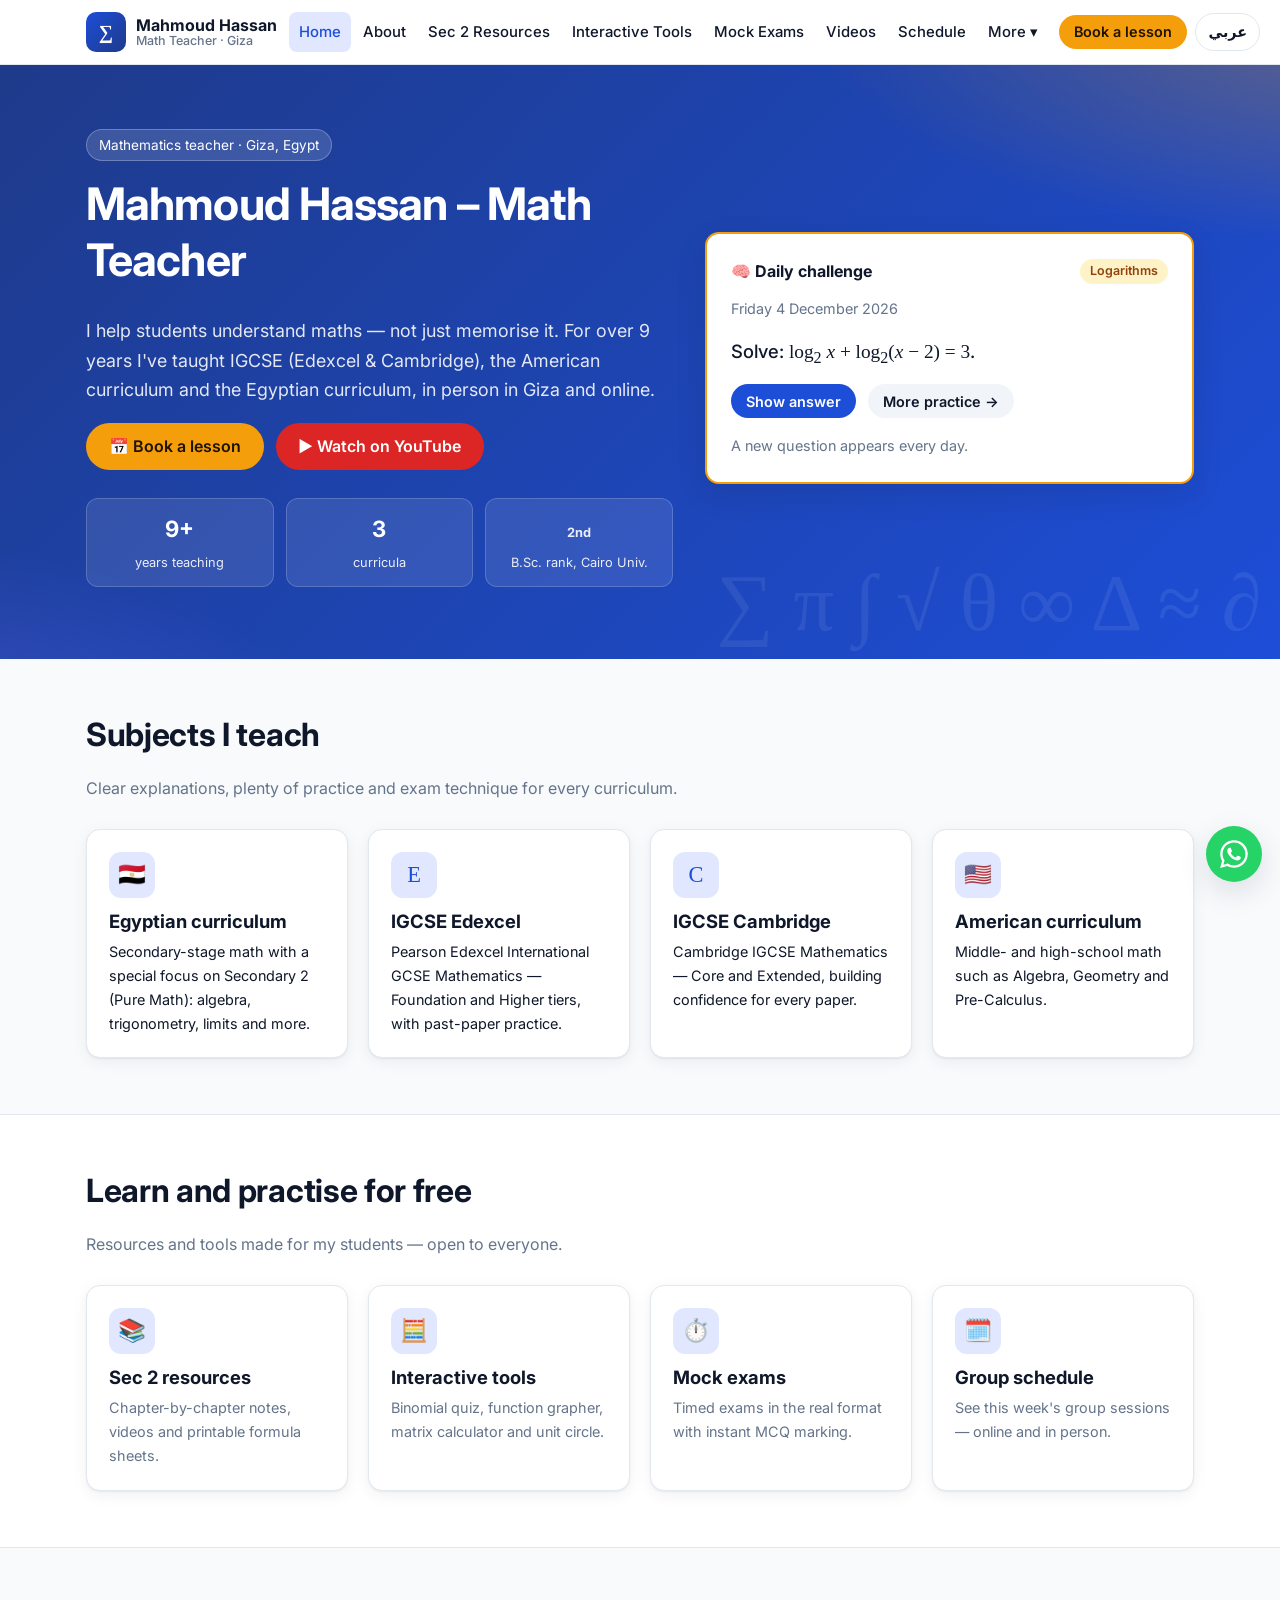
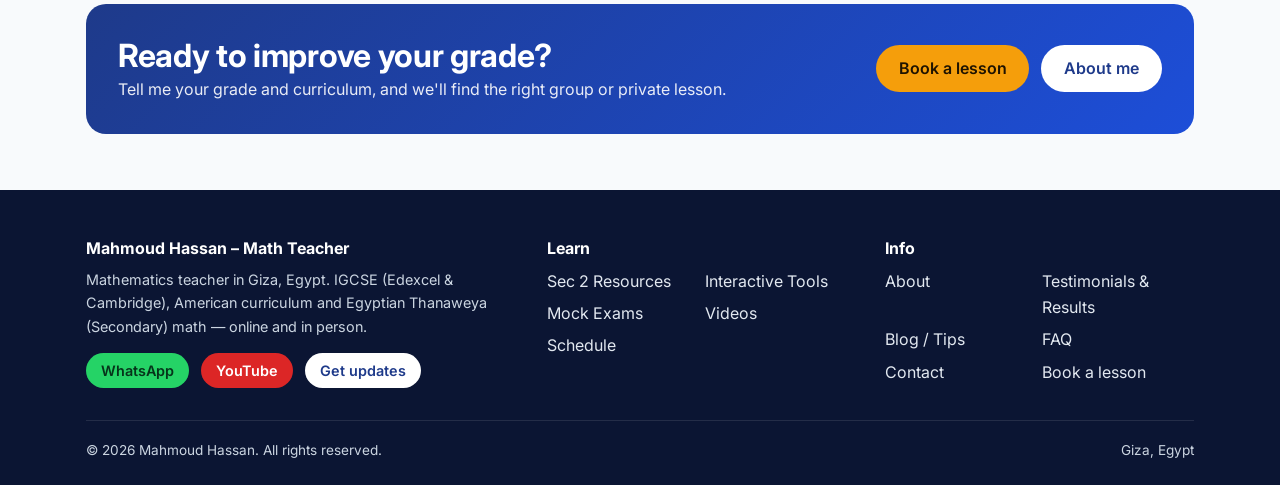
<file: index.html>
<!DOCTYPE html>
<html lang="en" dir="ltr">
<head>
  <meta charset="utf-8">
  <meta name="viewport" content="width=device-width, initial-scale=1">
  <title>Mahmoud Hassan – Math Teacher in Giza | IGCSE, American &amp; Secondary 2 Math</title>
  <meta name="title-ar" content="محمود حسن – مدرس رياضيات في الجيزة | IGCSE والمنهج الأمريكي وتانية ثانوي">
  <meta name="description" content="Mahmoud Hassan is a math teacher in Giza, Egypt with 9+ years of experience teaching IGCSE (Edexcel &amp; Cambridge), American curriculum and Egyptian Secondary 2 math. Book online or in-person lessons.">
  <meta name="keywords" content="math teacher Giza, Secondary 2 math, IGCSE math tutor, Edexcel math tutor, Cambridge IGCSE math, American curriculum math tutor Egypt, مدرس رياضيات الجيزة, رياضيات تانية ثانوي, مدرس رياضيات IGCSE">
  <meta name="author" content="Mahmoud Hassan">
  <link rel="canonical" href="https://mahmoudhassanay-rg.github.io/mahmoud-math/">
  <meta property="og:type" content="website">
  <meta property="og:title" content="Mahmoud Hassan – Math Teacher in Giza">
  <meta property="og:description" content="IGCSE, American curriculum and Egyptian Secondary 2 math lessons in Giza and online.">
  <meta property="og:url" content="https://mahmoudhassanay-rg.github.io/mahmoud-math/">
  <meta property="og:locale" content="en_US">
  <meta property="og:locale:alternate" content="ar_EG">
  <meta name="theme-color" content="#1e3a8a">
  <link rel="icon" href="assets/img/favicon.svg" type="image/svg+xml">
  <link rel="preconnect" href="https://fonts.googleapis.com">
  <link rel="preconnect" href="https://fonts.gstatic.com" crossorigin>
  <link rel="stylesheet" href="https://fonts.googleapis.com/css2?family=Cairo:wght@400;500;600;700;800&family=Inter:wght@400;500;600;700;800&display=swap">
  <link rel="stylesheet" href="assets/css/style.css">
  <script src="assets/js/lang-init.js"></script>
  <script type="application/ld+json">
  {
    "@context": "https://schema.org",
    "@type": "Person",
    "name": "Mahmoud Hassan",
    "jobTitle": "Mathematics Teacher",
    "url": "https://mahmoudhassanay-rg.github.io/mahmoud-math/",
    "address": { "@type": "PostalAddress", "addressLocality": "Giza", "addressCountry": "EG" },
    "alumniOf": { "@type": "CollegeOrUniversity", "name": "Cairo University" },
    "knowsAbout": ["Mathematics", "IGCSE Mathematics", "Edexcel", "Cambridge IGCSE", "American curriculum mathematics", "Egyptian Secondary 2 mathematics"]
  }
  </script>
</head>
<body data-page="home">
<main id="main">

  <!-- ===== HERO ===== -->
  <section class="hero">
    <div class="container hero-grid">
      <div>
        <span class="hero-badge"><span class="en">Mathematics teacher · Giza, Egypt</span><span class="ar">مدرس رياضيات · الجيزة، مصر</span></span>
        <h1><span class="en">Mahmoud Hassan – Math Teacher</span><span class="ar">محمود حسن – مدرس رياضيات</span></h1>
        <p class="lead">
          <span class="en">I help students understand maths — not just memorise it. For over 9 years I've taught IGCSE (Edexcel &amp; Cambridge), the American curriculum and the Egyptian curriculum, in person in Giza and online.</span>
          <span class="ar">أساعد الطلاب على فهم الرياضيات، مش حفظها وبس. بقالي أكتر من 9 سنين بدرّس IGCSE (إديكسل وكامبريدج)، والمنهج الأمريكي، والمنهج المصري — حضوري في الجيزة وأونلاين.</span>
        </p>
        <div class="btn-row">
          <a class="btn btn-accent" href="book.html"><span class="en">📅 Book a lesson</span><span class="ar">📅 احجز حصة</span></a>
          <a class="btn btn-youtube" data-link="youtube" href="#"><span class="en">▶ Watch on YouTube</span><span class="ar">▶ شاهد على يوتيوب</span></a>
        </div>
        <div class="hero-stats">
          <div class="hero-stat"><strong>9+</strong><span class="en">years teaching</span><span class="ar">سنين تدريس</span></div>
          <div class="hero-stat"><strong>3</strong><span class="en">curricula</span><span class="ar">مناهج</span></div>
          <div class="hero-stat"><strong><span class="en">2nd</span><span class="ar">الثاني</span></strong><span class="en">B.Sc. rank, Cairo Univ.</span><span class="ar">على الدفعة – جامعة القاهرة</span></div>
        </div>
      </div>

      <!-- Daily challenge -->
      <div class="challenge" id="daily-challenge" aria-live="polite">
        <div class="challenge-top">
          <strong><span class="en">🧠 Daily challenge</span><span class="ar">🧠 تحدّي اليوم</span></strong>
          <span class="tag tag-accent" id="dc-topic"></span>
        </div>
        <p class="muted small mb-1" id="dc-date"></p>
        <div class="challenge-q" id="dc-question"></div>
        <div class="btn-row mt-1">
          <button class="btn btn-primary btn-sm" id="dc-reveal" type="button"><span class="en">Show answer</span><span class="ar">اعرض الإجابة</span></button>
          <a class="btn btn-ghost btn-sm" href="tools.html"><span class="en">More practice →</span><span class="ar">تدريب أكتر ←</span></a>
        </div>
        <div class="challenge-answer" id="dc-answer"></div>
        <p class="small muted mt-1 mb-0"><span class="en">A new question appears every day.</span><span class="ar">سؤال جديد كل يوم.</span></p>
      </div>
    </div>
  </section>

  <!-- ===== SUBJECTS ===== -->
  <section class="section">
    <div class="container">
      <div class="section-head">
        <h2><span class="en">Subjects I teach</span><span class="ar">المواد اللي بدرّسها</span></h2>
        <p><span class="en">Clear explanations, plenty of practice and exam technique for every curriculum.</span><span class="ar">شرح واضح، تدريب كتير، وتكنيك امتحانات لكل منهج.</span></p>
      </div>
      <div class="grid grid-4">
        <div class="card">
          <div class="card-icon">🇪🇬</div>
          <h3><span class="en">Egyptian curriculum</span><span class="ar">المنهج المصري</span></h3>
          <p class="small"><span class="en">Secondary-stage math with a special focus on Secondary 2 (Pure Math): algebra, trigonometry, limits and more.</span><span class="ar">رياضيات المرحلة الثانوية مع تركيز خاص على تانية ثانوي (رياضيات بحتة): جبر، حساب مثلثات، نهايات وغيرها.</span></p>
        </div>
        <div class="card">
          <div class="card-icon">E</div>
          <h3>IGCSE Edexcel</h3>
          <p class="small"><span class="en">Pearson Edexcel International GCSE Mathematics — Foundation and Higher tiers, with past-paper practice.</span><span class="ar">رياضيات Pearson Edexcel International GCSE — المستوى Foundation و Higher مع حل امتحانات سابقة.</span></p>
        </div>
        <div class="card">
          <div class="card-icon">C</div>
          <h3>IGCSE Cambridge</h3>
          <p class="small"><span class="en">Cambridge IGCSE Mathematics — Core and Extended, building confidence for every paper.</span><span class="ar">رياضيات Cambridge IGCSE — Core و Extended وبناء الثقة في كل ورقة امتحان.</span></p>
        </div>
        <div class="card">
          <div class="card-icon">🇺🇸</div>
          <h3><span class="en">American curriculum</span><span class="ar">المنهج الأمريكي</span></h3>
          <p class="small"><span class="en">Middle- and high-school math such as Algebra, Geometry and Pre-Calculus.</span><span class="ar">رياضيات المرحلتين الإعدادية والثانوية مثل Algebra و Geometry و Pre-Calculus.</span></p>
        </div>
      </div>
    </div>
  </section>

  <!-- ===== EXPLORE ===== -->
  <section class="section section-alt">
    <div class="container">
      <div class="section-head">
        <h2><span class="en">Learn and practise for free</span><span class="ar">اتعلّم واتدرّب مجانًا</span></h2>
        <p><span class="en">Resources and tools made for my students — open to everyone.</span><span class="ar">مصادر وأدوات معمولة لطلابي — ومتاحة للجميع.</span></p>
      </div>
      <div class="grid grid-4">
        <a class="card card-link" href="resources.html">
          <div class="card-icon">📚</div>
          <h3><span class="en">Sec 2 resources</span><span class="ar">مصادر تانية ثانوي</span></h3>
          <p class="small muted"><span class="en">Chapter-by-chapter notes, videos and printable formula sheets.</span><span class="ar">مذكرات وفيديوهات وورق قوانين للطباعة لكل فصل.</span></p>
        </a>
        <a class="card card-link" href="tools.html">
          <div class="card-icon">🧮</div>
          <h3><span class="en">Interactive tools</span><span class="ar">أدوات تفاعلية</span></h3>
          <p class="small muted"><span class="en">Binomial quiz, function grapher, matrix calculator and unit circle.</span><span class="ar">اختبار ذات الحدين، رسم الدوال، آلة المصفوفات ودائرة الوحدة.</span></p>
        </a>
        <a class="card card-link" href="exams.html">
          <div class="card-icon">⏱️</div>
          <h3><span class="en">Mock exams</span><span class="ar">امتحانات تجريبية</span></h3>
          <p class="small muted"><span class="en">Timed exams in the real format with instant MCQ marking.</span><span class="ar">امتحانات بالوقت وبنفس النظام مع تصحيح فوري للاختياري.</span></p>
        </a>
        <a class="card card-link" href="schedule.html">
          <div class="card-icon">🗓️</div>
          <h3><span class="en">Group schedule</span><span class="ar">مواعيد المجموعات</span></h3>
          <p class="small muted"><span class="en">See this week's group sessions — online and in person.</span><span class="ar">مواعيد مجموعات الأسبوع — أونلاين وحضوري.</span></p>
        </a>
      </div>
    </div>
  </section>

  <!-- ===== CTA ===== -->
  <section class="section">
    <div class="container">
      <div class="cta-banner">
        <div>
          <h2><span class="en">Ready to improve your grade?</span><span class="ar">جاهز تحسّن درجتك؟</span></h2>
          <p><span class="en">Tell me your grade and curriculum, and we'll find the right group or private lesson.</span><span class="ar">قولّي سنتك ومنهجك، ونختار مع بعض المجموعة أو الحصة الخاصة المناسبة.</span></p>
        </div>
        <div class="btn-row">
          <a class="btn btn-accent" href="book.html"><span class="en">Book a lesson</span><span class="ar">احجز حصة</span></a>
          <a class="btn btn-light" href="about.html"><span class="en">About me</span><span class="ar">اعرف عني أكتر</span></a>
        </div>
      </div>
    </div>
  </section>
</main>

<script src="assets/js/config.js"></script>
<script src="assets/js/main.js"></script>
<script src="assets/js/data/challenges.js"></script>
<script>
  // Daily challenge: the same question for everyone on a given (Cairo) date.
  (function () {
    var list = window.SITE_DATA.challenges;
    var parts = new Intl.DateTimeFormat("en-CA", { timeZone: "Africa/Cairo", year: "numeric", month: "2-digit", day: "2-digit" })
      .format(new Date()).split("-").map(Number);
    var dayNumber = Math.floor(Date.UTC(parts[0], parts[1] - 1, parts[2]) / 86400000);
    var c = list[dayNumber % list.length];
    document.getElementById("dc-topic").innerHTML = Site.bi(c.topic);
    document.getElementById("dc-question").innerHTML = Site.bi(c.q);
    document.getElementById("dc-answer").innerHTML = Site.bi(c.a);
    var d = new Date(Date.UTC(parts[0], parts[1] - 1, parts[2]));
    function showDate() {
      document.getElementById("dc-date").textContent = d.toLocaleDateString(Site.lang() === "ar" ? "ar-EG" : "en-GB",
        { weekday: "long", day: "numeric", month: "long", year: "numeric", timeZone: "UTC" });
    }
    showDate();
    document.addEventListener("langchange", showDate);
    var btn = document.getElementById("dc-reveal");
    btn.addEventListener("click", function () {
      var ans = document.getElementById("dc-answer");
      var open = ans.classList.toggle("show");
      btn.innerHTML = open ? Site.bi({ en: "Hide answer", ar: "إخفاء الإجابة" }) : Site.bi({ en: "Show answer", ar: "اعرض الإجابة" });
    });
  })();
</script>
</body>
</html>
</file>
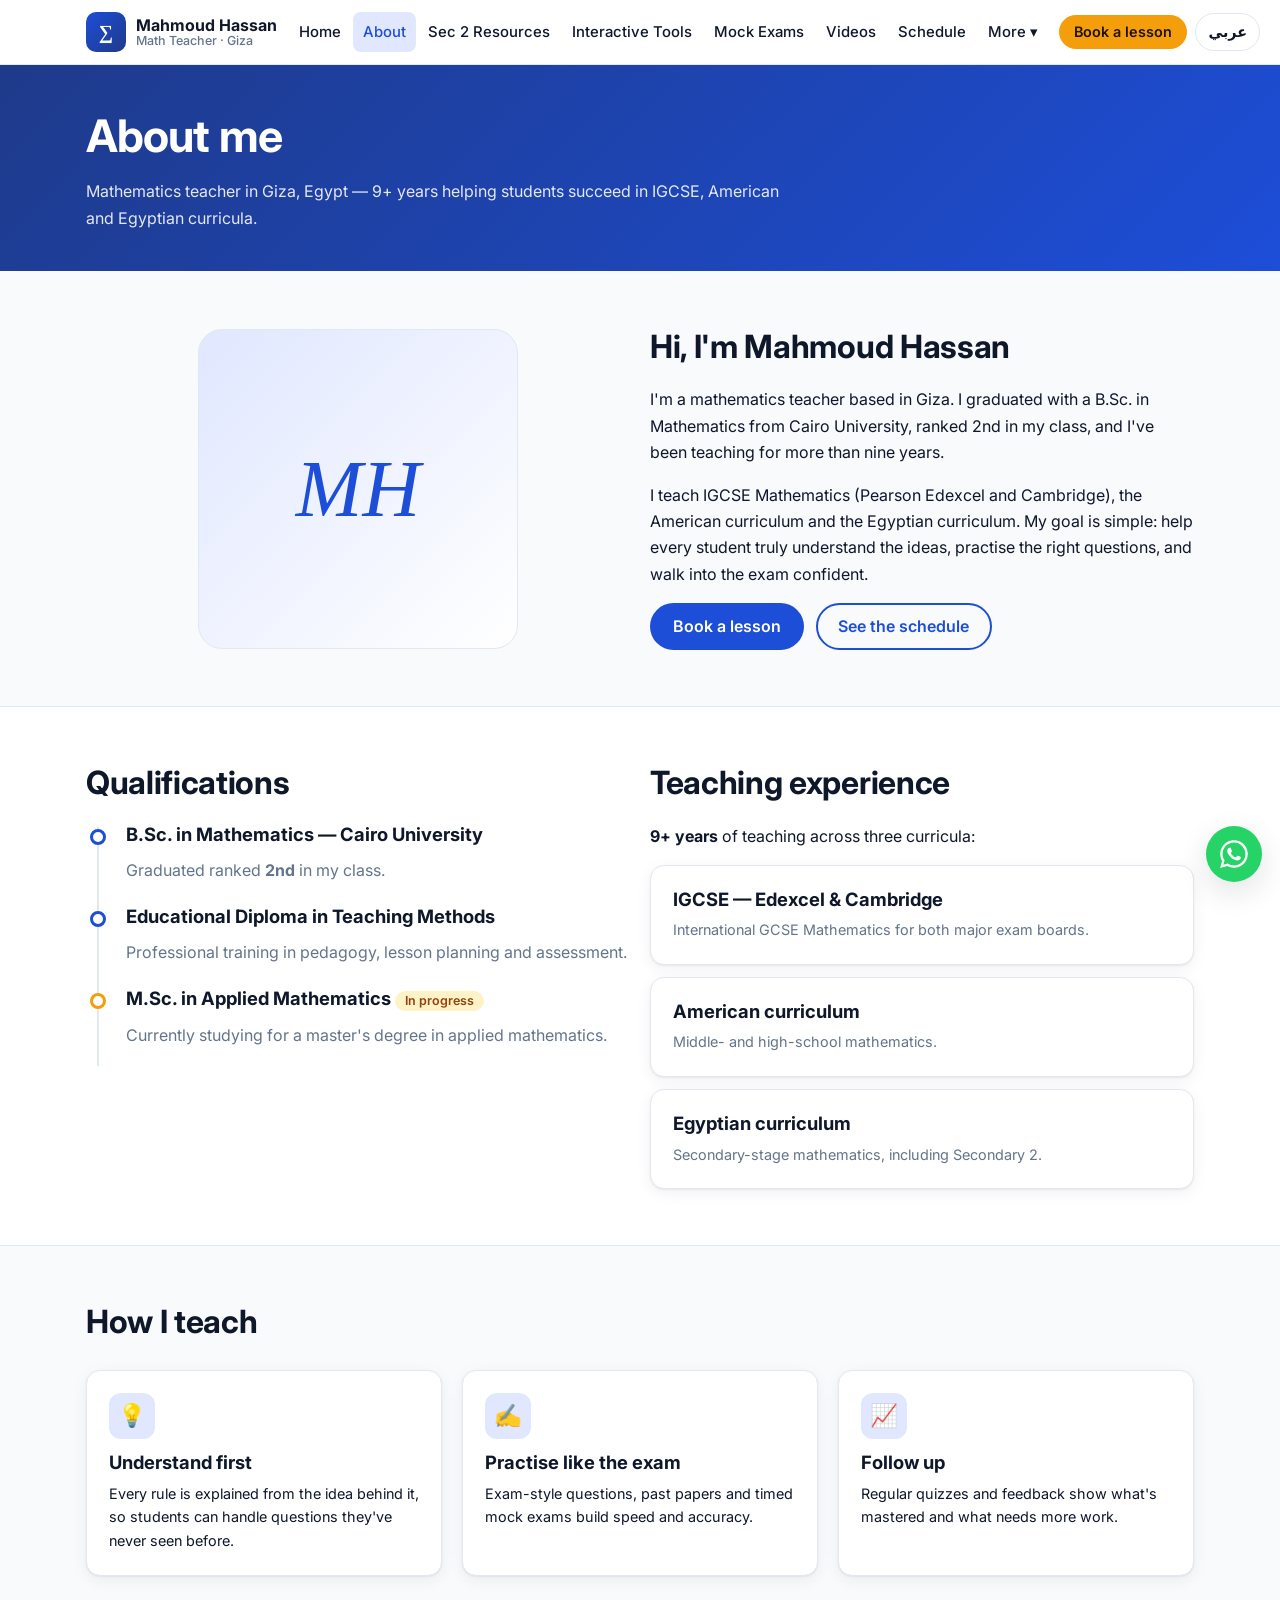
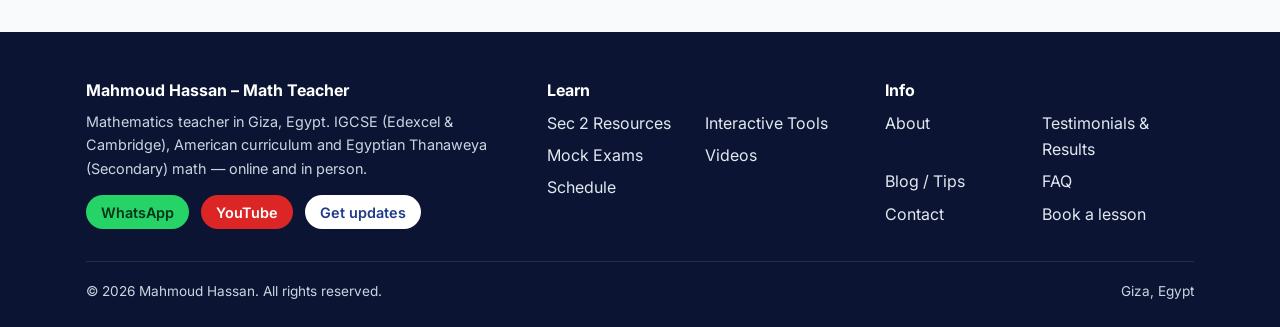
<file: about.html>
<!DOCTYPE html>
<html lang="en" dir="ltr">
<head>
  <meta charset="utf-8">
  <meta name="viewport" content="width=device-width, initial-scale=1">
  <title>About Mahmoud Hassan – Math Teacher in Giza | Qualifications & Experience</title>
  <meta name="title-ar" content="عن محمود حسن – مدرس رياضيات في الجيزة | المؤهلات والخبرة">
  <meta name="description" content="B.Sc. Mathematics from Cairo University (ranked 2nd), Educational Diploma in Teaching Methods, M.Sc. Applied Mathematics in progress, and 9+ years teaching IGCSE, American and Egyptian curricula.">
  <meta name="keywords" content="Cairo University mathematics graduate, experienced math teacher Egypt, Edexcel and Cambridge math teacher, math teacher Giza, Secondary 2 math, IGCSE math tutor, مدرس رياضيات الجيزة, رياضيات تانية ثانوي">
  <meta name="author" content="Mahmoud Hassan">
  <link rel="canonical" href="https://mahmoudhassanay-rg.github.io/mahmoud-math/about.html">
  <meta property="og:type" content="website">
  <meta property="og:title" content="About Mahmoud Hassan – Math Teacher in Giza | Qualifications & Experience">
  <meta property="og:description" content="B.Sc. Mathematics from Cairo University (ranked 2nd), Educational Diploma in Teaching Methods, M.Sc. Applied Mathematics in progress, and 9+ years teaching IGCSE, American and Egyptian curricula.">
  <meta property="og:url" content="https://mahmoudhassanay-rg.github.io/mahmoud-math/about.html">
  <meta property="og:locale" content="en_US">
  <meta property="og:locale:alternate" content="ar_EG">
  <meta name="theme-color" content="#1e3a8a">
  <link rel="icon" href="assets/img/favicon.svg" type="image/svg+xml">
  <link rel="preconnect" href="https://fonts.googleapis.com">
  <link rel="preconnect" href="https://fonts.gstatic.com" crossorigin>
  <link rel="stylesheet" href="https://fonts.googleapis.com/css2?family=Cairo:wght@400;500;600;700;800&family=Inter:wght@400;500;600;700;800&display=swap">
  <link rel="stylesheet" href="assets/css/style.css">
  <script src="assets/js/lang-init.js"></script>
</head>
<body data-page="about">
<main id="main">
  <section class="page-hero">
    <div class="container">
      <h1><span class="en">About me</span><span class="ar">عني</span></h1>
      <p><span class="en">Mathematics teacher in Giza, Egypt — 9+ years helping students succeed in IGCSE, American and Egyptian curricula.</span><span class="ar">مدرس رياضيات في الجيزة، مصر — أكتر من 9 سنين بساعد الطلاب ينجحوا ويتفوقوا في IGCSE والمنهج الأمريكي والمنهج المصري.</span></p>
    </div>
  </section>

  <section class="section">
    <div class="container grid grid-2" style="align-items:center">
      <div>
        <!-- To use your photo: save it as assets/img/mahmoud.jpg and replace this div with
             <img class="avatar" src="assets/img/mahmoud.jpg" alt="Mahmoud Hassan"> -->
        <div class="avatar" role="img" aria-label="Mahmoud Hassan">MH</div>
      </div>
      <div>
        <h2><span class="en">Hi, I'm Mahmoud Hassan</span><span class="ar">أهلًا، أنا محمود حسن</span></h2>
        <p><span class="en">I'm a mathematics teacher based in Giza. I graduated with a B.Sc. in Mathematics from Cairo University, ranked 2nd in my class, and I've been teaching for more than nine years.</span><span class="ar">أنا مدرس رياضيات من الجيزة. اتخرجت من كلية العلوم – جامعة القاهرة، بكالوريوس رياضيات وكنت الثاني على الدفعة، وبقالي أكتر من تسع سنين في التدريس.</span></p>
        <p><span class="en">I teach IGCSE Mathematics (Pearson Edexcel and Cambridge), the American curriculum and the Egyptian curriculum. My goal is simple: help every student truly understand the ideas, practise the right questions, and walk into the exam confident.</span><span class="ar">بدرّس رياضيات IGCSE (بيرسون إديكسل وكامبريدج)، والمنهج الأمريكي، والمنهج المصري. هدفي بسيط: إن كل طالب يفهم الفكرة بجد، يتدرب على الأسئلة الصح، ويدخل الامتحان وهو واثق من نفسه.</span></p>
        <div class="btn-row">
          <a class="btn btn-primary" href="book.html"><span class="en">Book a lesson</span><span class="ar">احجز حصة</span></a>
          <a class="btn btn-outline" href="schedule.html"><span class="en">See the schedule</span><span class="ar">شوف المواعيد</span></a>
        </div>
      </div>
    </div>
  </section>

  <section class="section section-alt">
    <div class="container grid grid-2">
      <div>
        <h2><span class="en">Qualifications</span><span class="ar">المؤهلات</span></h2>
        <ul class="timeline">
          <li>
            <h3><span class="en">B.Sc. in Mathematics — Cairo University</span><span class="ar">بكالوريوس العلوم (رياضيات) — جامعة القاهرة</span></h3>
            <p class="muted mb-0"><span class="en">Graduated ranked <strong>2nd</strong> in my class.</span><span class="ar">تخرجت <strong>الثاني</strong> على الدفعة.</span></p>
          </li>
          <li>
            <h3><span class="en">Educational Diploma in Teaching Methods</span><span class="ar">الدبلومة التربوية في طرق التدريس</span></h3>
            <p class="muted mb-0"><span class="en">Professional training in pedagogy, lesson planning and assessment.</span><span class="ar">إعداد تربوي في طرق التدريس، وتخطيط الدروس، والتقويم.</span></p>
          </li>
          <li class="progress-item">
            <h3><span class="en">M.Sc. in Applied Mathematics</span><span class="ar">ماجستير الرياضيات التطبيقية</span> <span class="tag tag-accent"><span class="en">In progress</span><span class="ar">جارٍ</span></span></h3>
            <p class="muted mb-0"><span class="en">Currently studying for a master's degree in applied mathematics.</span><span class="ar">أدرس حاليًا للحصول على درجة الماجستير في الرياضيات التطبيقية.</span></p>
          </li>
        </ul>
      </div>
      <div>
        <h2><span class="en">Teaching experience</span><span class="ar">الخبرة في التدريس</span></h2>
        <p><strong><span class="en">9+ years</span><span class="ar">أكثر من 9 سنوات</span></strong> <span class="en">of teaching across three curricula:</span><span class="ar">في تدريس ثلاثة مناهج:</span></p>
        <div class="grid" style="gap:12px">
          <div class="card"><h3 class="mb-0">IGCSE — Edexcel &amp; Cambridge</h3><p class="small muted"><span class="en">International GCSE Mathematics for both major exam boards.</span><span class="ar">رياضيات IGCSE لأشهر هيئتي امتحانات.</span></p></div>
          <div class="card"><h3 class="mb-0"><span class="en">American curriculum</span><span class="ar">المنهج الأمريكي</span></h3><p class="small muted"><span class="en">Middle- and high-school mathematics.</span><span class="ar">رياضيات المرحلتين الإعدادية والثانوية.</span></p></div>
          <div class="card"><h3 class="mb-0"><span class="en">Egyptian curriculum</span><span class="ar">المنهج المصري</span></h3><p class="small muted"><span class="en">Secondary-stage mathematics, including Secondary 2.</span><span class="ar">رياضيات المرحلة الثانوية، ومنها الصف الثاني الثانوي.</span></p></div>
        </div>
      </div>
    </div>
  </section>

  <section class="section">
    <div class="container">
      <div class="section-head">
        <h2><span class="en">How I teach</span><span class="ar">طريقتي في التدريس</span></h2>
      </div>
      <div class="grid grid-3">
        <div class="card"><div class="card-icon">💡</div><h3><span class="en">Understand first</span><span class="ar">الفهم أولًا</span></h3><p class="small"><span class="en">Every rule is explained from the idea behind it, so students can handle questions they've never seen before.</span><span class="ar">كل قانون بيتشرح من الفكرة اللي وراه، علشان الطالب يقدر يحل أي سؤال حتى لو أول مرة يشوفه.</span></p></div>
        <div class="card"><div class="card-icon">✍️</div><h3><span class="en">Practise like the exam</span><span class="ar">تدريب زي الامتحان</span></h3><p class="small"><span class="en">Exam-style questions, past papers and timed mock exams build speed and accuracy.</span><span class="ar">أسئلة بنظام الامتحان، وامتحانات سابقة، وامتحانات تجريبية بالوقت لزيادة السرعة والدقة.</span></p></div>
        <div class="card"><div class="card-icon">📈</div><h3><span class="en">Follow up</span><span class="ar">متابعة مستمرة</span></h3><p class="small"><span class="en">Regular quizzes and feedback show what's mastered and what needs more work.</span><span class="ar">اختبارات قصيرة دورية وملاحظات توضح إيه اللي اتقفل وإيه اللي محتاج شغل أكتر.</span></p></div>
      </div>
    </div>
  </section>
</main>

<script src="assets/js/config.js"></script>
<script src="assets/js/main.js"></script>

</body>
</html>
</file>
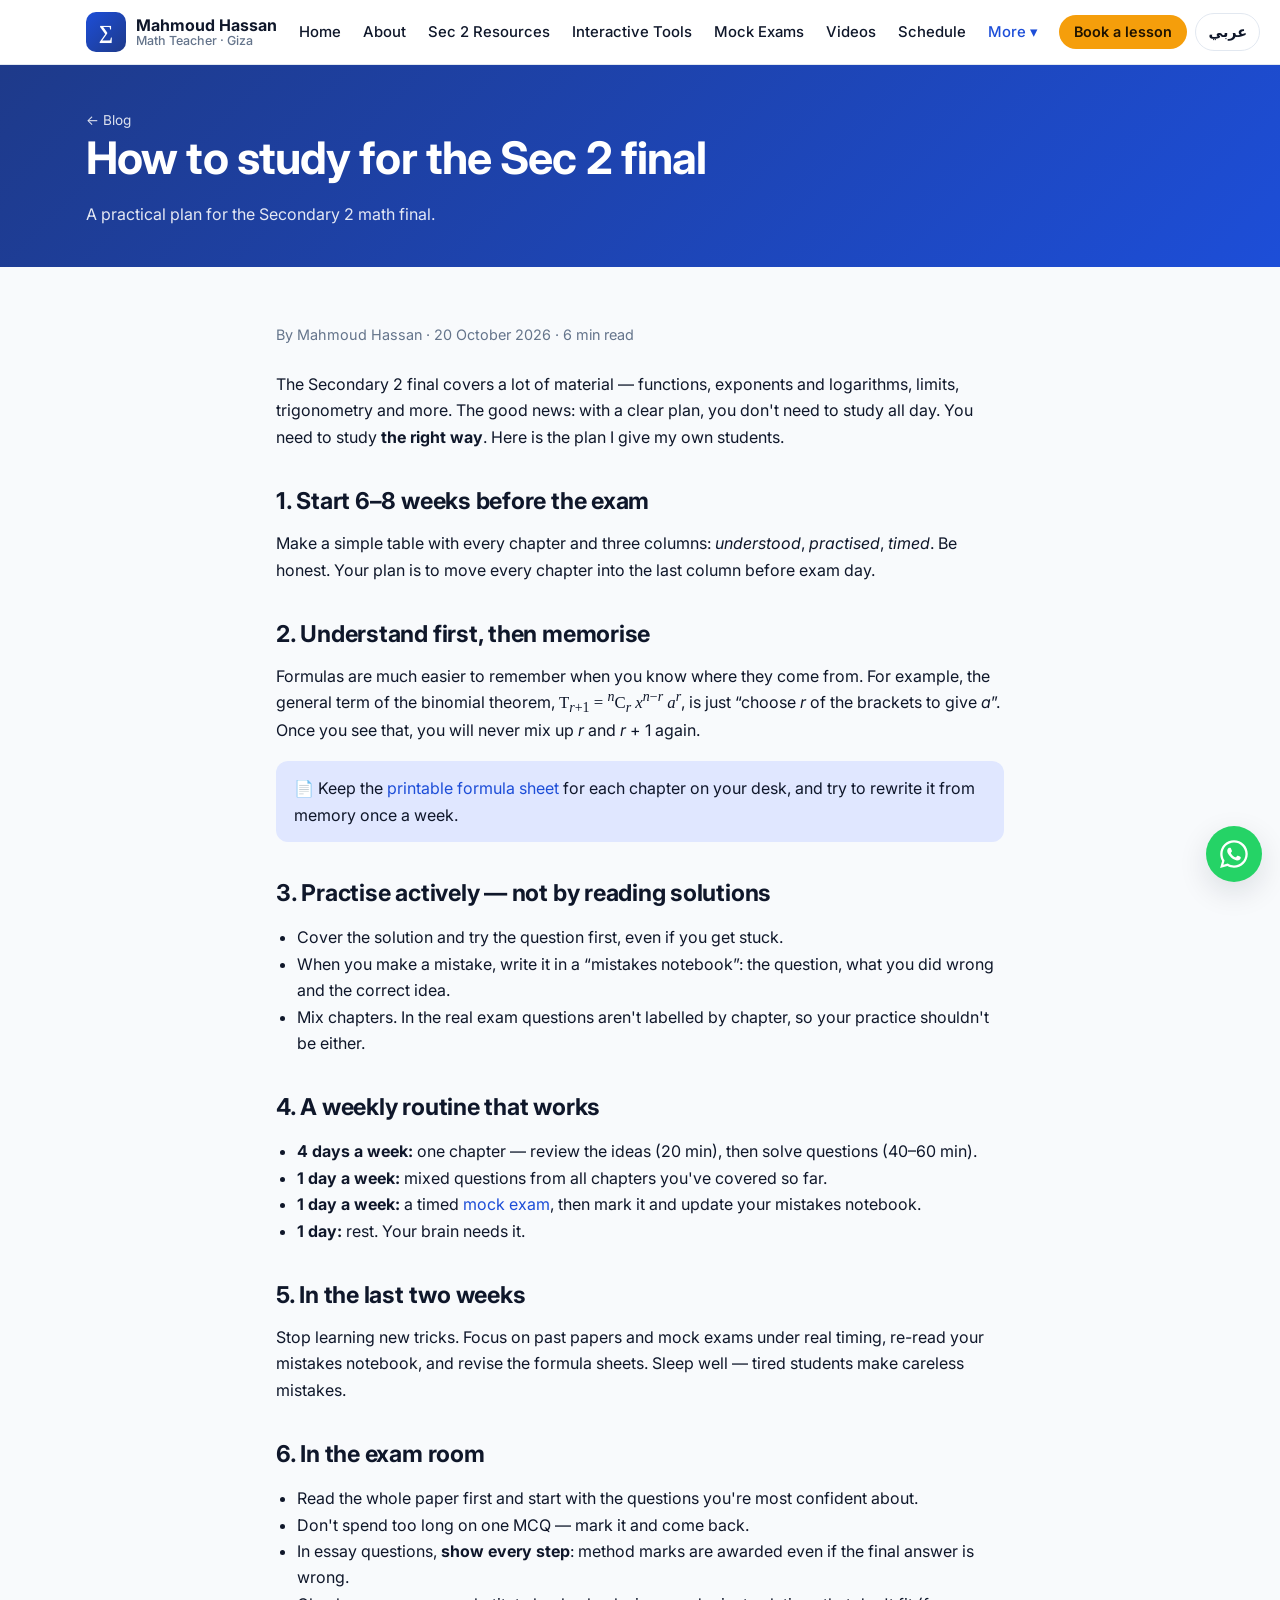
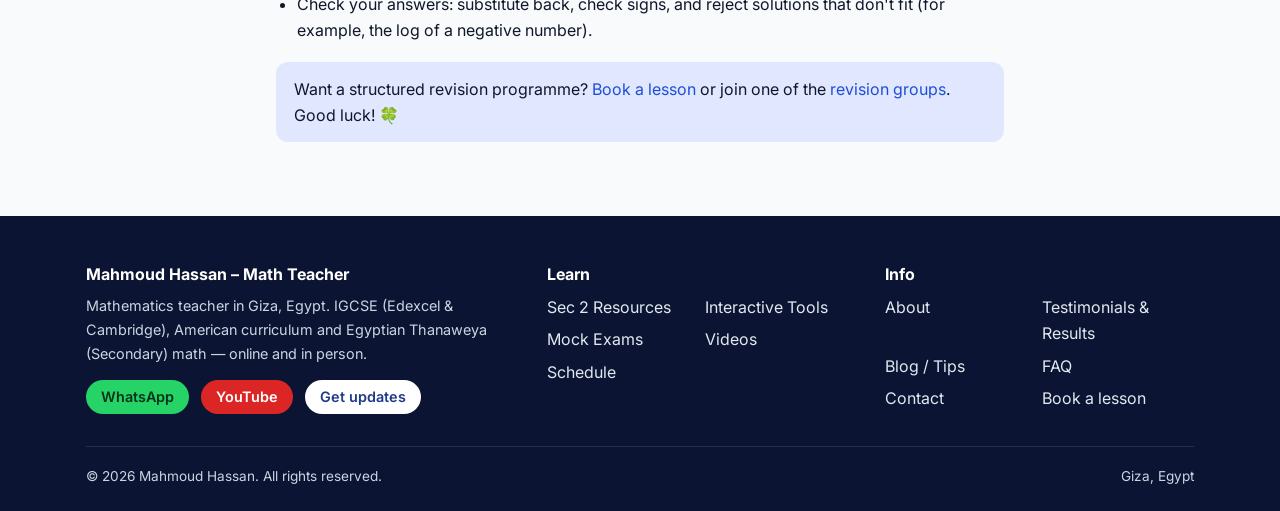
<file: blog-sec2-final-study-guide.html>
<!DOCTYPE html>
<html lang="en" dir="ltr">
<head>
  <meta charset="utf-8">
  <meta name="viewport" content="width=device-width, initial-scale=1">
  <title>How to Study for the Sec 2 Final (Math) – A Practical Plan | Mahmoud Hassan</title>
  <meta name="title-ar" content="إزاي تذاكر لامتحان آخر السنة – رياضيات تانية ثانوي | محمود حسن">
  <meta name="description" content="A practical week-by-week plan to study for the Secondary 2 math final: what to revise, how to practise past papers, and how to manage time in the exam.">
  <meta name="keywords" content="how to study for Sec 2 final, Secondary 2 math final revision, مذاكرة رياضيات تانية ثانوي, math teacher Giza, Secondary 2 math, IGCSE math tutor, مدرس رياضيات الجيزة, رياضيات تانية ثانوي">
  <meta name="author" content="Mahmoud Hassan">
  <link rel="canonical" href="https://mahmoudhassanay-rg.github.io/mahmoud-math/blog-sec2-final-study-guide.html">
  <meta property="og:type" content="article">
  <meta property="og:title" content="How to Study for the Sec 2 Final (Math) – A Practical Plan | Mahmoud Hassan">
  <meta property="og:description" content="A practical week-by-week plan to study for the Secondary 2 math final: what to revise, how to practise past papers, and how to manage time in the exam.">
  <meta property="og:url" content="https://mahmoudhassanay-rg.github.io/mahmoud-math/blog-sec2-final-study-guide.html">
  <meta property="og:locale" content="en_US">
  <meta property="og:locale:alternate" content="ar_EG">
  <meta name="theme-color" content="#1e3a8a">
  <link rel="icon" href="assets/img/favicon.svg" type="image/svg+xml">
  <link rel="preconnect" href="https://fonts.googleapis.com">
  <link rel="preconnect" href="https://fonts.gstatic.com" crossorigin>
  <link rel="stylesheet" href="https://fonts.googleapis.com/css2?family=Cairo:wght@400;500;600;700;800&family=Inter:wght@400;500;600;700;800&display=swap">
  <link rel="stylesheet" href="assets/css/style.css">
  <script src="assets/js/lang-init.js"></script>
</head>
<body data-page="blog">
<main id="main">
  <section class="page-hero">
    <div class="container">
      <p class="breadcrumb"><a href="blog.html"><span class="en">← Blog</span><span class="ar">→ المدونة</span></a></p>
      <h1><span class="en">How to study for the Sec 2 final</span><span class="ar">إزاي تذاكر لامتحان آخر السنة – تانية ثانوي</span></h1>
      <p><span class="en">A practical plan for the Secondary 2 math final.</span><span class="ar">خطة عملية لامتحان رياضيات تانية ثانوي.</span></p>
    </div>
  </section>

  <section class="section">
    <article class="container article">
      <p class="meta"><span class="en">By Mahmoud Hassan · 20 October 2026 · 6 min read</span><span class="ar">بقلم محمود حسن · 20 أكتوبر 2026 · قراءة 6 دقائق</span></p>

      <!-- ===== English ===== -->
      <div class="en" lang="en">
        <p>The Secondary 2 final covers a lot of material — functions, exponents and logarithms, limits, trigonometry and more. The good news: with a clear plan, you don't need to study all day. You need to study <strong>the right way</strong>. Here is the plan I give my own students.</p>

        <h2>1. Start 6–8 weeks before the exam</h2>
        <p>Make a simple table with every chapter and three columns: <em>understood</em>, <em>practised</em>, <em>timed</em>. Be honest. Your plan is to move every chapter into the last column before exam day.</p>

        <h2>2. Understand first, then memorise</h2>
        <p>Formulas are much easier to remember when you know where they come from. For example, the general term of the binomial theorem, <span class="math">T<sub><i>r</i>+1</sub> = <sup><i>n</i></sup>C<sub><i>r</i></sub> <i>x</i><sup><i>n</i>−<i>r</i></sup> <i>a</i><sup><i>r</i></sup></span>, is just “choose <i>r</i> of the brackets to give <i>a</i>”. Once you see that, you will never mix up <i>r</i> and <i>r</i> + 1 again.</p>
        <div class="callout">📄 Keep the <a href="resources.html">printable formula sheet</a> for each chapter on your desk, and try to rewrite it from memory once a week.</div>

        <h2>3. Practise actively — not by reading solutions</h2>
        <ul>
          <li>Cover the solution and try the question first, even if you get stuck.</li>
          <li>When you make a mistake, write it in a “mistakes notebook”: the question, what you did wrong and the correct idea.</li>
          <li>Mix chapters. In the real exam questions aren't labelled by chapter, so your practice shouldn't be either.</li>
        </ul>

        <h2>4. A weekly routine that works</h2>
        <ul>
          <li><strong>4 days a week:</strong> one chapter — review the ideas (20 min), then solve questions (40–60 min).</li>
          <li><strong>1 day a week:</strong> mixed questions from all chapters you've covered so far.</li>
          <li><strong>1 day a week:</strong> a timed <a href="exams.html">mock exam</a>, then mark it and update your mistakes notebook.</li>
          <li><strong>1 day:</strong> rest. Your brain needs it.</li>
        </ul>

        <h2>5. In the last two weeks</h2>
        <p>Stop learning new tricks. Focus on past papers and mock exams under real timing, re-read your mistakes notebook, and revise the formula sheets. Sleep well — tired students make careless mistakes.</p>

        <h2>6. In the exam room</h2>
        <ul>
          <li>Read the whole paper first and start with the questions you're most confident about.</li>
          <li>Don't spend too long on one MCQ — mark it and come back.</li>
          <li>In essay questions, <strong>show every step</strong>: method marks are awarded even if the final answer is wrong.</li>
          <li>Check your answers: substitute back, check signs, and reject solutions that don't fit (for example, the log of a negative number).</li>
        </ul>

        <div class="callout">Want a structured revision programme? <a href="book.html">Book a lesson</a> or join one of the <a href="schedule.html">revision groups</a>. Good luck! 🍀</div>
      </div>

      <!-- ===== العربية ===== -->
      <div class="ar" lang="ar" dir="rtl">
        <p>امتحان آخر السنة في تانية ثانوي فيه منهج كبير — دوال، أسس ولوغاريتمات، نهايات، حساب مثلثات وغيرهم. الخبر الحلو: مع خطة واضحة مش محتاج تذاكر طول اليوم، محتاج تذاكر <strong>صح</strong>. دي الخطة اللي بديها لطلابي.</p>

        <h2>1. ابدأ قبل الامتحان بـ 6 – 8 أسابيع</h2>
        <p>اعمل جدول بسيط فيه كل الفصول وتلات أعمدة: <em>فهمته</em>، <em>اتدربت عليه</em>، <em>حليته بالوقت</em>. وكن صريح مع نفسك. هدفك إن كل فصل يوصل للعمود الأخير قبل يوم الامتحان.</p>

        <h2>2. افهم الأول، وبعدين احفظ</h2>
        <p>القوانين بتتحفظ أسهل بكتير لما تعرف جت منين. مثلًا الحد العام في نظرية ذات الحدين <span class="math">T<sub><i>r</i>+1</sub> = <sup><i>n</i></sup>C<sub><i>r</i></sub> <i>x</i><sup><i>n</i>−<i>r</i></sup> <i>a</i><sup><i>r</i></sup></span> معناه ببساطة إنك "بتختار <i>r</i> قوس يدّوا <i>a</i>". لما تفهم كده عمرك ما هتلخبط بين <i>r</i> و <i>r</i> + 1 تاني.</p>
        <div class="callout">📄 خلّي <a href="resources.html">ورقة القوانين</a> بتاعة كل فصل جنبك على المكتب، وحاول تكتبها من دماغك مرة كل أسبوع.</div>

        <h2>3. اتدرّب بإيدك — مش بقراءة الحلول</h2>
        <ul>
          <li>غطّي الحل وجرّب السؤال الأول، حتى لو وقفت.</li>
          <li>لما تغلط، اكتب الغلطة في "كشكول الأخطاء": السؤال، غلطت في إيه، والفكرة الصح.</li>
          <li>اخلط الفصول. في الامتحان الأسئلة مش مكتوب عليها الفصل، يبقى تدريبك كمان لازم يكون كده.</li>
        </ul>

        <h2>4. روتين أسبوعي ناجح</h2>
        <ul>
          <li><strong>4 أيام في الأسبوع:</strong> فصل واحد — مراجعة الأفكار (20 دقيقة) وبعدين حل مسائل (40 – 60 دقيقة).</li>
          <li><strong>يوم في الأسبوع:</strong> أسئلة متنوعة من كل اللي خلّصته.</li>
          <li><strong>يوم في الأسبوع:</strong> <a href="exams.html">امتحان تجريبي</a> بالوقت، وبعدين صحّحه وحدّث كشكول الأخطاء.</li>
          <li><strong>يوم:</strong> راحة. مخك محتاجها.</li>
        </ul>

        <h2>5. في آخر أسبوعين</h2>
        <p>بطّل تتعلم حيل جديدة. ركّز على امتحانات سابقة وتجريبية بالوقت الحقيقي، واقرا كشكول الأخطاء، وراجع ورق القوانين. ونام كويس — الطالب المرهق بيغلط أغلاط سهلة.</p>

        <h2>6. في لجنة الامتحان</h2>
        <ul>
          <li>اقرا الورقة كلها الأول، وابدأ بالأسئلة اللي واثق منها.</li>
          <li>متقعدش كتير على سؤال اختياري واحد — علّم عليه وارجعله.</li>
          <li>في الأسئلة المقالية <strong>اكتب كل الخطوات</strong>: درجات الطريقة بتتحسب حتى لو الناتج النهائي غلط.</li>
          <li>راجع إجاباتك: عوّض تاني، راجع الإشارات، وارفض الحلول اللي متنفعش (زي لوغاريتم عدد سالب).</li>
        </ul>

        <div class="callout">عايز برنامج مراجعة منظم؟ <a href="book.html">احجز حصة</a> أو انضم لواحدة من <a href="schedule.html">مجموعات المراجعة</a>. بالتوفيق! 🍀</div>
      </div>
    </article>
  </section>
</main>

<script src="assets/js/config.js"></script>
<script src="assets/js/main.js"></script>

</body>
</html>
</file>
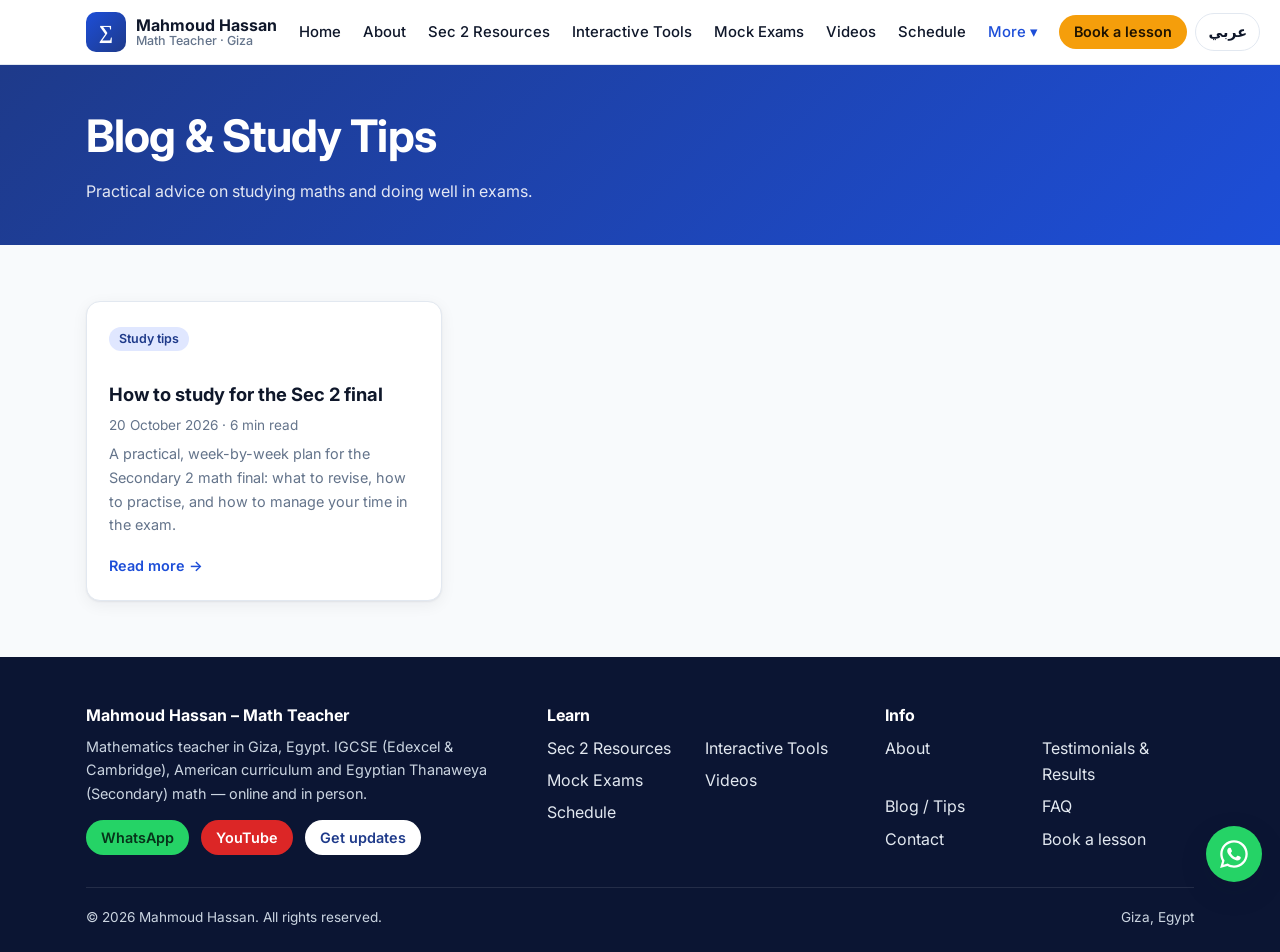
<file: blog.html>
<!DOCTYPE html>
<html lang="en" dir="ltr">
<head>
  <meta charset="utf-8">
  <meta name="viewport" content="width=device-width, initial-scale=1">
  <title>Math Study Tips & Blog | Mahmoud Hassan – Math Teacher</title>
  <meta name="title-ar" content="نصائح مذاكرة الرياضيات والمدونة | محمود حسن – مدرس رياضيات">
  <meta name="description" content="Study tips and articles about learning maths, preparing for Secondary 2 finals and IGCSE exams.">
  <meta name="keywords" content="math study tips, how to study math, نصائح مذاكرة رياضيات, math teacher Giza, Secondary 2 math, IGCSE math tutor, مدرس رياضيات الجيزة, رياضيات تانية ثانوي">
  <meta name="author" content="Mahmoud Hassan">
  <link rel="canonical" href="https://mahmoudhassanay-rg.github.io/mahmoud-math/blog.html">
  <meta property="og:type" content="website">
  <meta property="og:title" content="Math Study Tips & Blog | Mahmoud Hassan – Math Teacher">
  <meta property="og:description" content="Study tips and articles about learning maths, preparing for Secondary 2 finals and IGCSE exams.">
  <meta property="og:url" content="https://mahmoudhassanay-rg.github.io/mahmoud-math/blog.html">
  <meta property="og:locale" content="en_US">
  <meta property="og:locale:alternate" content="ar_EG">
  <meta name="theme-color" content="#1e3a8a">
  <link rel="icon" href="assets/img/favicon.svg" type="image/svg+xml">
  <link rel="preconnect" href="https://fonts.googleapis.com">
  <link rel="preconnect" href="https://fonts.gstatic.com" crossorigin>
  <link rel="stylesheet" href="https://fonts.googleapis.com/css2?family=Cairo:wght@400;500;600;700;800&family=Inter:wght@400;500;600;700;800&display=swap">
  <link rel="stylesheet" href="assets/css/style.css">
  <script src="assets/js/lang-init.js"></script>
</head>
<body data-page="blog">
<main id="main">
  <section class="page-hero">
    <div class="container">
      <h1><span class="en">Blog &amp; Study Tips</span><span class="ar">المدونة ونصائح المذاكرة</span></h1>
      <p><span class="en">Practical advice on studying maths and doing well in exams.</span><span class="ar">نصائح عملية لمذاكرة الرياضيات والتفوق في الامتحانات.</span></p>
    </div>
  </section>

  <section class="section">
    <div class="container">
      <div class="grid grid-3" id="post-list"></div>
    </div>
  </section>
</main>

<script src="assets/js/config.js"></script>
<script src="assets/js/main.js"></script>
<script src="assets/js/data/blog.js"></script>
<script src="assets/js/pages/blog.js"></script>
</body>
</html>
</file>
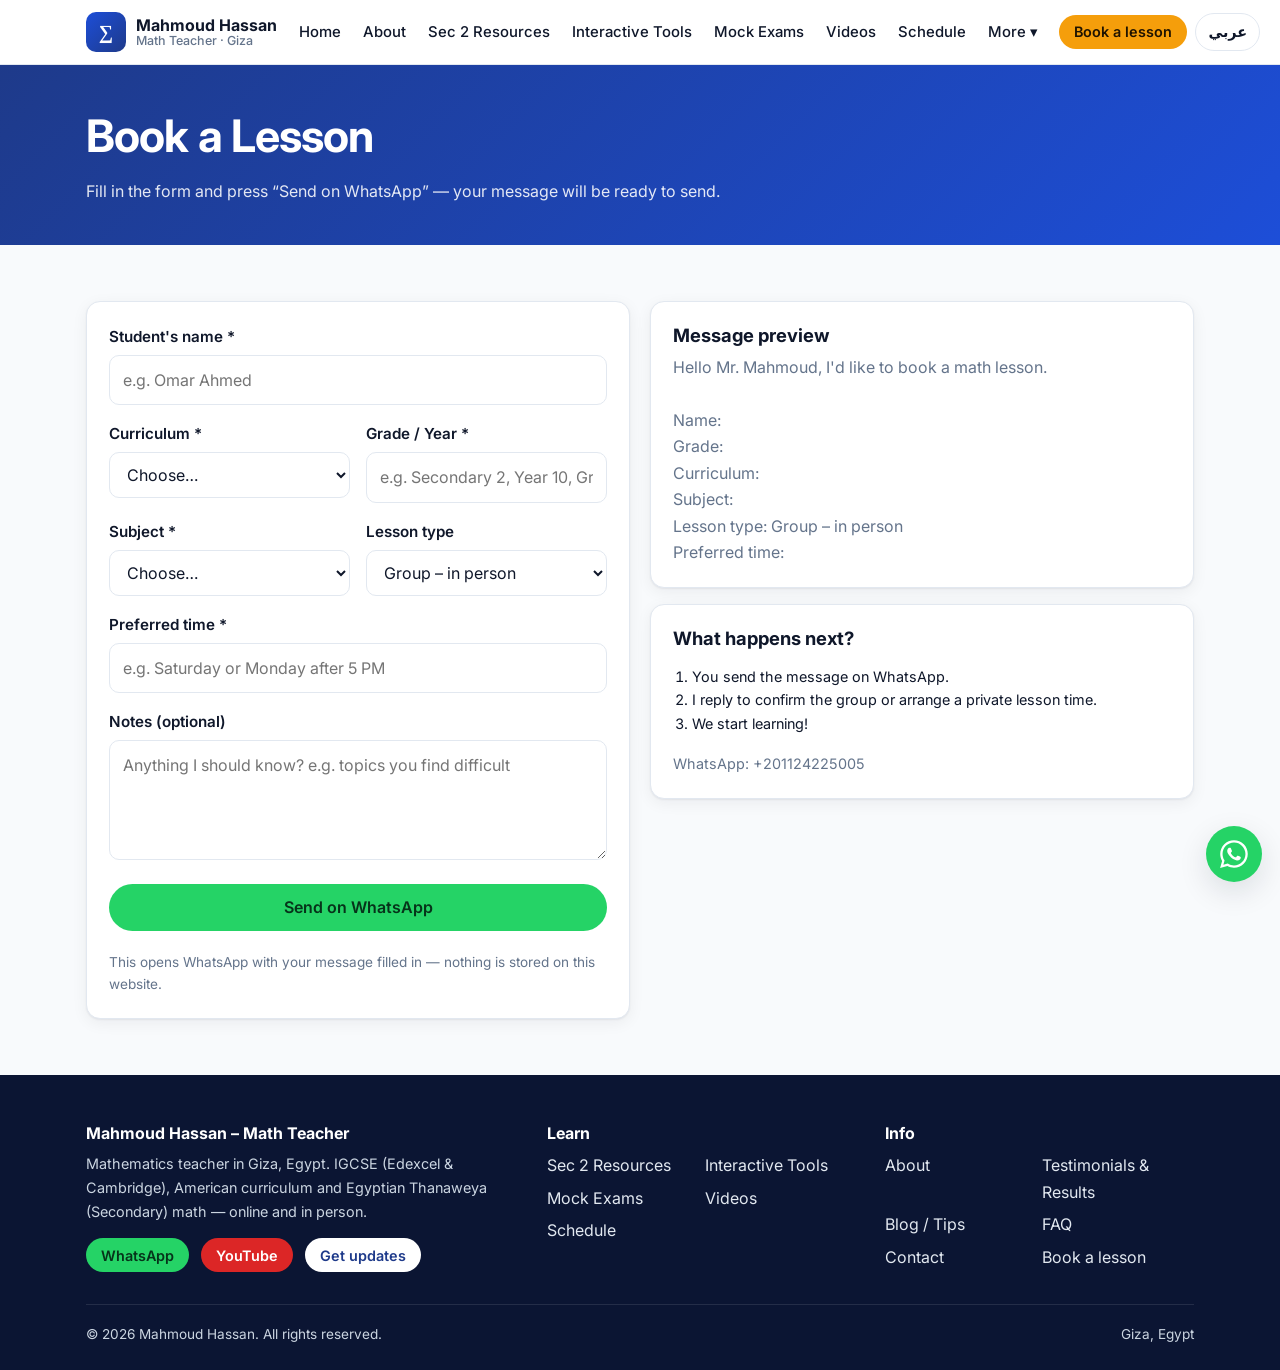
<file: book.html>
<!DOCTYPE html>
<html lang="en" dir="ltr">
<head>
  <meta charset="utf-8">
  <meta name="viewport" content="width=device-width, initial-scale=1">
  <title>Book a Math Lesson via WhatsApp | Mahmoud Hassan – Math Teacher Giza</title>
  <meta name="title-ar" content="احجز حصة رياضيات عبر واتساب | محمود حسن – مدرس رياضيات الجيزة">
  <meta name="description" content="Book a private or group math lesson with Mahmoud Hassan in Giza or online. Fill in the short form and send it on WhatsApp.">
  <meta name="keywords" content="book math lesson Giza, private math tutor Giza, حجز حصة رياضيات, math teacher Giza, Secondary 2 math, IGCSE math tutor, مدرس رياضيات الجيزة, رياضيات تانية ثانوي">
  <meta name="author" content="Mahmoud Hassan">
  <link rel="canonical" href="https://mahmoudhassanay-rg.github.io/mahmoud-math/book.html">
  <meta property="og:type" content="website">
  <meta property="og:title" content="Book a Math Lesson via WhatsApp | Mahmoud Hassan – Math Teacher Giza">
  <meta property="og:description" content="Book a private or group math lesson with Mahmoud Hassan in Giza or online. Fill in the short form and send it on WhatsApp.">
  <meta property="og:url" content="https://mahmoudhassanay-rg.github.io/mahmoud-math/book.html">
  <meta property="og:locale" content="en_US">
  <meta property="og:locale:alternate" content="ar_EG">
  <meta name="theme-color" content="#1e3a8a">
  <link rel="icon" href="assets/img/favicon.svg" type="image/svg+xml">
  <link rel="preconnect" href="https://fonts.googleapis.com">
  <link rel="preconnect" href="https://fonts.gstatic.com" crossorigin>
  <link rel="stylesheet" href="https://fonts.googleapis.com/css2?family=Cairo:wght@400;500;600;700;800&family=Inter:wght@400;500;600;700;800&display=swap">
  <link rel="stylesheet" href="assets/css/style.css">
  <script src="assets/js/lang-init.js"></script>
</head>
<body data-page="book">
<main id="main">
  <section class="page-hero">
    <div class="container">
      <h1><span class="en">Book a Lesson</span><span class="ar">احجز حصة</span></h1>
      <p><span class="en">Fill in the form and press “Send on WhatsApp” — your message will be ready to send.</span><span class="ar">املأ البيانات واضغط "إرسال على واتساب" — هتلاقي الرسالة جاهزة للإرسال.</span></p>
    </div>
  </section>

  <section class="section">
    <div class="container grid grid-2" style="align-items:start">
      <form class="card form" id="book-form" novalidate>
        <div class="field">
          <label for="f-name"><span class="en">Student's name</span><span class="ar">اسم الطالب</span> *</label>
          <input id="f-name" name="name" autocomplete="name" required data-ph-en="e.g. Omar Ahmed" data-ph-ar="مثال: عمر أحمد">
          <div class="field-error"><span class="en">Please enter the student's name.</span><span class="ar">من فضلك اكتب اسم الطالب.</span></div>
        </div>
        <div class="form-row">
          <div class="field">
            <label for="f-curriculum"><span class="en">Curriculum</span><span class="ar">المنهج</span> *</label>
            <select id="f-curriculum" name="curriculum" required>
              <option value="" data-en="Choose…" data-ar="اختر…">Choose…</option>
              <option value="Egyptian curriculum (Arabic)" data-en="Egyptian curriculum (Arabic)" data-ar="المنهج المصري (عربي)">Egyptian curriculum (Arabic)</option>
              <option value="Egyptian curriculum (Languages)" data-en="Egyptian curriculum (Languages)" data-ar="المنهج المصري (لغات)">Egyptian curriculum (Languages)</option>
              <option value="IGCSE Edexcel" data-en="IGCSE Edexcel" data-ar="IGCSE إديكسل">IGCSE Edexcel</option>
              <option value="IGCSE Cambridge" data-en="IGCSE Cambridge" data-ar="IGCSE كامبريدج">IGCSE Cambridge</option>
              <option value="American curriculum" data-en="American curriculum" data-ar="المنهج الأمريكي">American curriculum</option>
              <option value="Other" data-en="Other" data-ar="أخرى">Other</option>
            </select>
            <div class="field-error"><span class="en">Please choose a curriculum.</span><span class="ar">من فضلك اختر المنهج.</span></div>
          </div>
          <div class="field">
            <label for="f-grade"><span class="en">Grade / Year</span><span class="ar">الصف / السنة</span> *</label>
            <input id="f-grade" name="grade" required data-ph-en="e.g. Secondary 2, Year 10, Grade 9" data-ph-ar="مثال: تانية ثانوي، Year 10، Grade 9">
            <div class="field-error"><span class="en">Please enter the grade.</span><span class="ar">من فضلك اكتب الصف.</span></div>
          </div>
        </div>
        <div class="form-row">
          <div class="field">
            <label for="f-subject"><span class="en">Subject</span><span class="ar">المادة</span> *</label>
            <select id="f-subject" name="subject" required>
              <option value="" data-en="Choose…" data-ar="اختر…">Choose…</option>
              <option value="Mathematics (general)" data-en="Mathematics (general)" data-ar="رياضيات (عام)">Mathematics (general)</option>
              <option value="Pure Mathematics" data-en="Pure Mathematics" data-ar="رياضيات بحتة">Pure Mathematics</option>
              <option value="Algebra" data-en="Algebra" data-ar="جبر">Algebra</option>
              <option value="Geometry" data-en="Geometry" data-ar="هندسة">Geometry</option>
              <option value="Trigonometry" data-en="Trigonometry" data-ar="حساب مثلثات">Trigonometry</option>
              <option value="Calculus" data-en="Calculus" data-ar="تفاضل وتكامل">Calculus</option>
              <option value="Statistics" data-en="Statistics" data-ar="إحصاء">Statistics</option>
              <option value="Exam revision" data-en="Exam revision" data-ar="مراجعة للامتحان">Exam revision</option>
            </select>
            <div class="field-error"><span class="en">Please choose a subject.</span><span class="ar">من فضلك اختر المادة.</span></div>
          </div>
          <div class="field">
            <label for="f-type"><span class="en">Lesson type</span><span class="ar">نوع الحصة</span></label>
            <select id="f-type" name="type">
              <option value="Group – in person" data-en="Group – in person" data-ar="مجموعة – حضوري">Group – in person</option>
              <option value="Group – online" data-en="Group – online" data-ar="مجموعة – أونلاين">Group – online</option>
              <option value="Private – in person" data-en="Private – in person" data-ar="خاص – حضوري">Private – in person</option>
              <option value="Private – online" data-en="Private – online" data-ar="خاص – أونلاين">Private – online</option>
            </select>
          </div>
        </div>
        <div class="field">
          <label for="f-time"><span class="en">Preferred time</span><span class="ar">الوقت المفضل</span> *</label>
          <input id="f-time" name="time" required data-ph-en="e.g. Saturday or Monday after 5 PM" data-ph-ar="مثال: السبت أو الاثنين بعد 5 مساءً">
          <div class="field-error"><span class="en">Please tell me a preferred time.</span><span class="ar">من فضلك اكتب الوقت المناسب.</span></div>
        </div>
        <div class="field">
          <label for="f-notes"><span class="en">Notes (optional)</span><span class="ar">ملاحظات (اختياري)</span></label>
          <textarea id="f-notes" name="notes" rows="3" data-ph-en="Anything I should know? e.g. topics you find difficult" data-ph-ar="أي حاجة حابب تقولها؟ مثلًا الأجزاء الصعبة عليك"></textarea>
        </div>
        <button class="btn btn-whatsapp" type="submit"><span class="en">Send on WhatsApp</span><span class="ar">إرسال على واتساب</span></button>
        <p class="hint mb-0"><span class="en">This opens WhatsApp with your message filled in — nothing is stored on this website.</span><span class="ar">ده هيفتح واتساب والرسالة جاهزة — مفيش أي بيانات بتتحفظ على الموقع.</span></p>
      </form>

      <div>
        <div class="card mb-1">
          <h3><span class="en">Message preview</span><span class="ar">معاينة الرسالة</span></h3>
          <pre id="wa-preview" style="white-space:pre-wrap;font-family:inherit;margin:0;color:var(--muted)"></pre>
        </div>
        <div class="card">
          <h3><span class="en">What happens next?</span><span class="ar">إيه اللي بيحصل بعد كده؟</span></h3>
          <ol class="small mb-0">
            <li><span class="en">You send the message on WhatsApp.</span><span class="ar">بتبعت الرسالة على واتساب.</span></li>
            <li><span class="en">I reply to confirm the group or arrange a private lesson time.</span><span class="ar">برد عليك لتأكيد المجموعة أو تحديد ميعاد الحصة الخاصة.</span></li>
            <li><span class="en">We start learning!</span><span class="ar">ونبدأ نذاكر!</span></li>
          </ol>
          <p class="small muted mt-1 mb-0"><span class="en">WhatsApp:</span><span class="ar">واتساب:</span> <span class="ltr" data-config="whatsapp-number"></span></p>
        </div>
      </div>
    </div>
  </section>
</main>

<script src="assets/js/config.js"></script>
<script src="assets/js/main.js"></script>
<script src="assets/js/pages/book.js"></script>
</body>
</html>
</file>
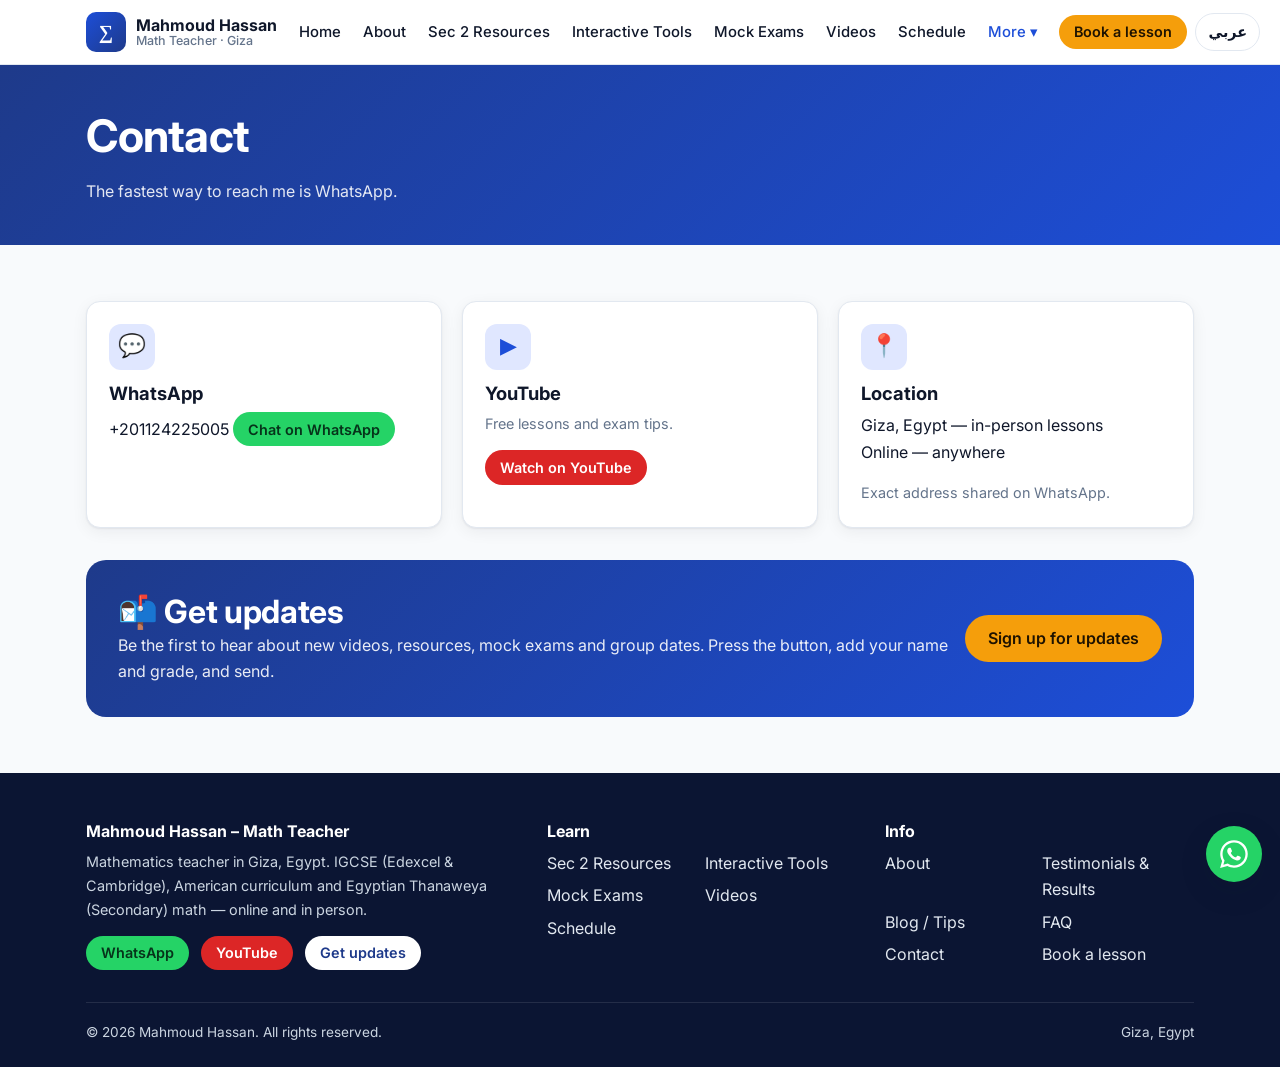
<file: contact.html>
<!DOCTYPE html>
<html lang="en" dir="ltr">
<head>
  <meta charset="utf-8">
  <meta name="viewport" content="width=device-width, initial-scale=1">
  <title>Contact Mahmoud Hassan – Math Teacher in Giza | WhatsApp & Updates</title>
  <meta name="title-ar" content="تواصل مع محمود حسن – مدرس رياضيات في الجيزة | واتساب والتحديثات">
  <meta name="description" content="Contact Mahmoud Hassan, math teacher in Giza, Egypt, on WhatsApp or YouTube, and sign up for updates on new videos, exams and groups.">
  <meta name="keywords" content="contact math teacher Giza, math tutor WhatsApp, math teacher Giza, Secondary 2 math, IGCSE math tutor, مدرس رياضيات الجيزة, رياضيات تانية ثانوي">
  <meta name="author" content="Mahmoud Hassan">
  <link rel="canonical" href="https://mahmoudhassanay-rg.github.io/mahmoud-math/contact.html">
  <meta property="og:type" content="website">
  <meta property="og:title" content="Contact Mahmoud Hassan – Math Teacher in Giza | WhatsApp & Updates">
  <meta property="og:description" content="Contact Mahmoud Hassan, math teacher in Giza, Egypt, on WhatsApp or YouTube, and sign up for updates on new videos, exams and groups.">
  <meta property="og:url" content="https://mahmoudhassanay-rg.github.io/mahmoud-math/contact.html">
  <meta property="og:locale" content="en_US">
  <meta property="og:locale:alternate" content="ar_EG">
  <meta name="theme-color" content="#1e3a8a">
  <link rel="icon" href="assets/img/favicon.svg" type="image/svg+xml">
  <link rel="preconnect" href="https://fonts.googleapis.com">
  <link rel="preconnect" href="https://fonts.gstatic.com" crossorigin>
  <link rel="stylesheet" href="https://fonts.googleapis.com/css2?family=Cairo:wght@400;500;600;700;800&family=Inter:wght@400;500;600;700;800&display=swap">
  <link rel="stylesheet" href="assets/css/style.css">
  <script src="assets/js/lang-init.js"></script>
</head>
<body data-page="contact">
<main id="main">
  <section class="page-hero">
    <div class="container">
      <h1><span class="en">Contact</span><span class="ar">تواصل معي</span></h1>
      <p><span class="en">The fastest way to reach me is WhatsApp.</span><span class="ar">أسرع طريقة توصلّي بيها هي واتساب.</span></p>
    </div>
  </section>

  <section class="section">
    <div class="container">
      <div class="grid grid-3">
        <div class="card">
          <div class="card-icon">💬</div>
          <h3>WhatsApp</h3>
          <p class="ltr" data-config="whatsapp-number"></p>
          <a class="btn btn-whatsapp btn-sm" data-link="whatsapp" data-wa-text="Hello Mr. Mahmoud, I'd like to ask about math lessons." href="#"><span class="en">Chat on WhatsApp</span><span class="ar">كلّمني على واتساب</span></a>
        </div>
        <div class="card">
          <div class="card-icon">▶</div>
          <h3>YouTube</h3>
          <p class="small muted"><span class="en">Free lessons and exam tips.</span><span class="ar">دروس مجانية ونصائح للامتحانات.</span></p>
          <a class="btn btn-youtube btn-sm" data-link="youtube" href="#"><span class="en">Watch on YouTube</span><span class="ar">شاهد على يوتيوب</span></a>
        </div>
        <div class="card">
          <div class="card-icon">📍</div>
          <h3><span class="en">Location</span><span class="ar">المكان</span></h3>
          <p><span class="en">Giza, Egypt — in-person lessons</span><span class="ar">الجيزة، مصر — حصص حضوري</span><br><span class="en">Online — anywhere</span><span class="ar">أونلاين — من أي مكان</span></p>
          <p class="small muted mb-0"><span class="en">Exact address shared on WhatsApp.</span><span class="ar">العنوان بالتفصيل بيتبعت على واتساب.</span></p>
        </div>
        <div class="card" data-hide-if-empty>
          <div class="card-icon">✉️</div>
          <h3><span class="en">Email</span><span class="ar">البريد الإلكتروني</span></h3>
          <a data-link="email" href="#"></a>
        </div>
        <div class="card" data-hide-if-empty>
          <div class="card-icon">f</div>
          <h3>Facebook</h3>
          <a class="btn btn-outline btn-sm" data-link="facebook" href="#"><span class="en">Visit page</span><span class="ar">زور الصفحة</span></a>
        </div>
      </div>

      <div class="cta-banner mt-2">
        <div>
          <h2><span class="en">📬 Get updates</span><span class="ar">📬 تابع كل جديد</span></h2>
          <p><span class="en">Be the first to hear about new videos, resources, mock exams and group dates. Press the button, add your name and grade, and send.</span><span class="ar">اعرف أول بأول الفيديوهات والمصادر والامتحانات التجريبية ومواعيد المجموعات الجديدة. اضغط الزرار، اكتب اسمك وسنتك، وابعت.</span></p>
        </div>
        <a class="btn btn-accent" data-link="newsletter" href="#"><span class="en">Sign up for updates</span><span class="ar">اشترك في التحديثات</span></a>
      </div>
    </div>
  </section>
</main>

<script src="assets/js/config.js"></script>
<script src="assets/js/main.js"></script>

</body>
</html>
</file>
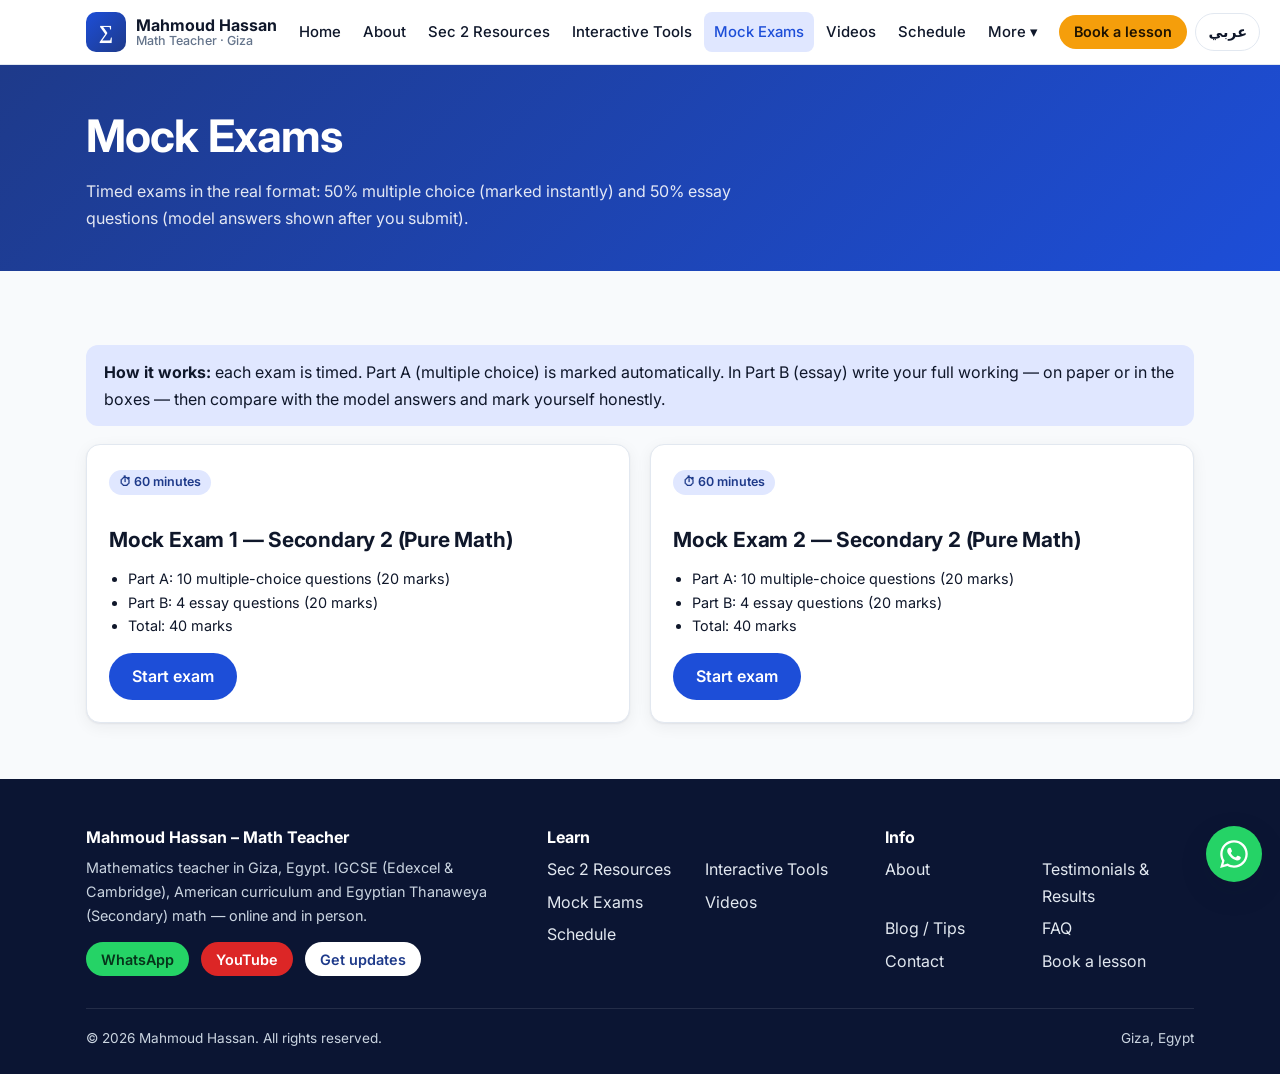
<file: exams.html>
<!DOCTYPE html>
<html lang="en" dir="ltr">
<head>
  <meta charset="utf-8">
  <meta name="viewport" content="width=device-width, initial-scale=1">
  <title>Secondary 2 Math Mock Exams – Timed, Auto-Marked MCQ | Mahmoud Hassan</title>
  <meta name="title-ar" content="امتحانات تجريبية رياضيات تانية ثانوي – بالوقت وتصحيح فوري | محمود حسن">
  <meta name="description" content="Timed Secondary 2 math mock exams in the real format: 50% multiple choice marked automatically and 50% essay questions with model answers after you submit.">
  <meta name="keywords" content="Secondary 2 math mock exam, Sec 2 math exam practice, امتحان تجريبي رياضيات تانية ثانوي, math teacher Giza, Secondary 2 math, IGCSE math tutor, مدرس رياضيات الجيزة, رياضيات تانية ثانوي">
  <meta name="author" content="Mahmoud Hassan">
  <link rel="canonical" href="https://mahmoudhassanay-rg.github.io/mahmoud-math/exams.html">
  <meta property="og:type" content="website">
  <meta property="og:title" content="Secondary 2 Math Mock Exams – Timed, Auto-Marked MCQ | Mahmoud Hassan">
  <meta property="og:description" content="Timed Secondary 2 math mock exams in the real format: 50% multiple choice marked automatically and 50% essay questions with model answers after you submit.">
  <meta property="og:url" content="https://mahmoudhassanay-rg.github.io/mahmoud-math/exams.html">
  <meta property="og:locale" content="en_US">
  <meta property="og:locale:alternate" content="ar_EG">
  <meta name="theme-color" content="#1e3a8a">
  <link rel="icon" href="assets/img/favicon.svg" type="image/svg+xml">
  <link rel="preconnect" href="https://fonts.googleapis.com">
  <link rel="preconnect" href="https://fonts.gstatic.com" crossorigin>
  <link rel="stylesheet" href="https://fonts.googleapis.com/css2?family=Cairo:wght@400;500;600;700;800&family=Inter:wght@400;500;600;700;800&display=swap">
  <link rel="stylesheet" href="assets/css/style.css">
  <script src="assets/js/lang-init.js"></script>
</head>
<body data-page="exams">
<main id="main">
  <section class="page-hero">
    <div class="container">
      <h1><span class="en">Mock Exams</span><span class="ar">امتحانات تجريبية</span></h1>
      <p><span class="en">Timed exams in the real format: 50% multiple choice (marked instantly) and 50% essay questions (model answers shown after you submit).</span><span class="ar">امتحانات بالوقت وبنفس النظام: 50% اختيار من متعدد (بيتصحح فورًا) و 50% أسئلة مقالية (الإجابة النموذجية بتظهر بعد التسليم).</span></p>
    </div>
  </section>

  <section class="section">
    <div class="container" id="exam-root"></div>
  </section>
</main>

<script src="assets/js/config.js"></script>
<script src="assets/js/main.js"></script>
<script src="assets/js/data/exams.js"></script>
<script src="assets/js/pages/exams.js"></script>
</body>
</html>
</file>
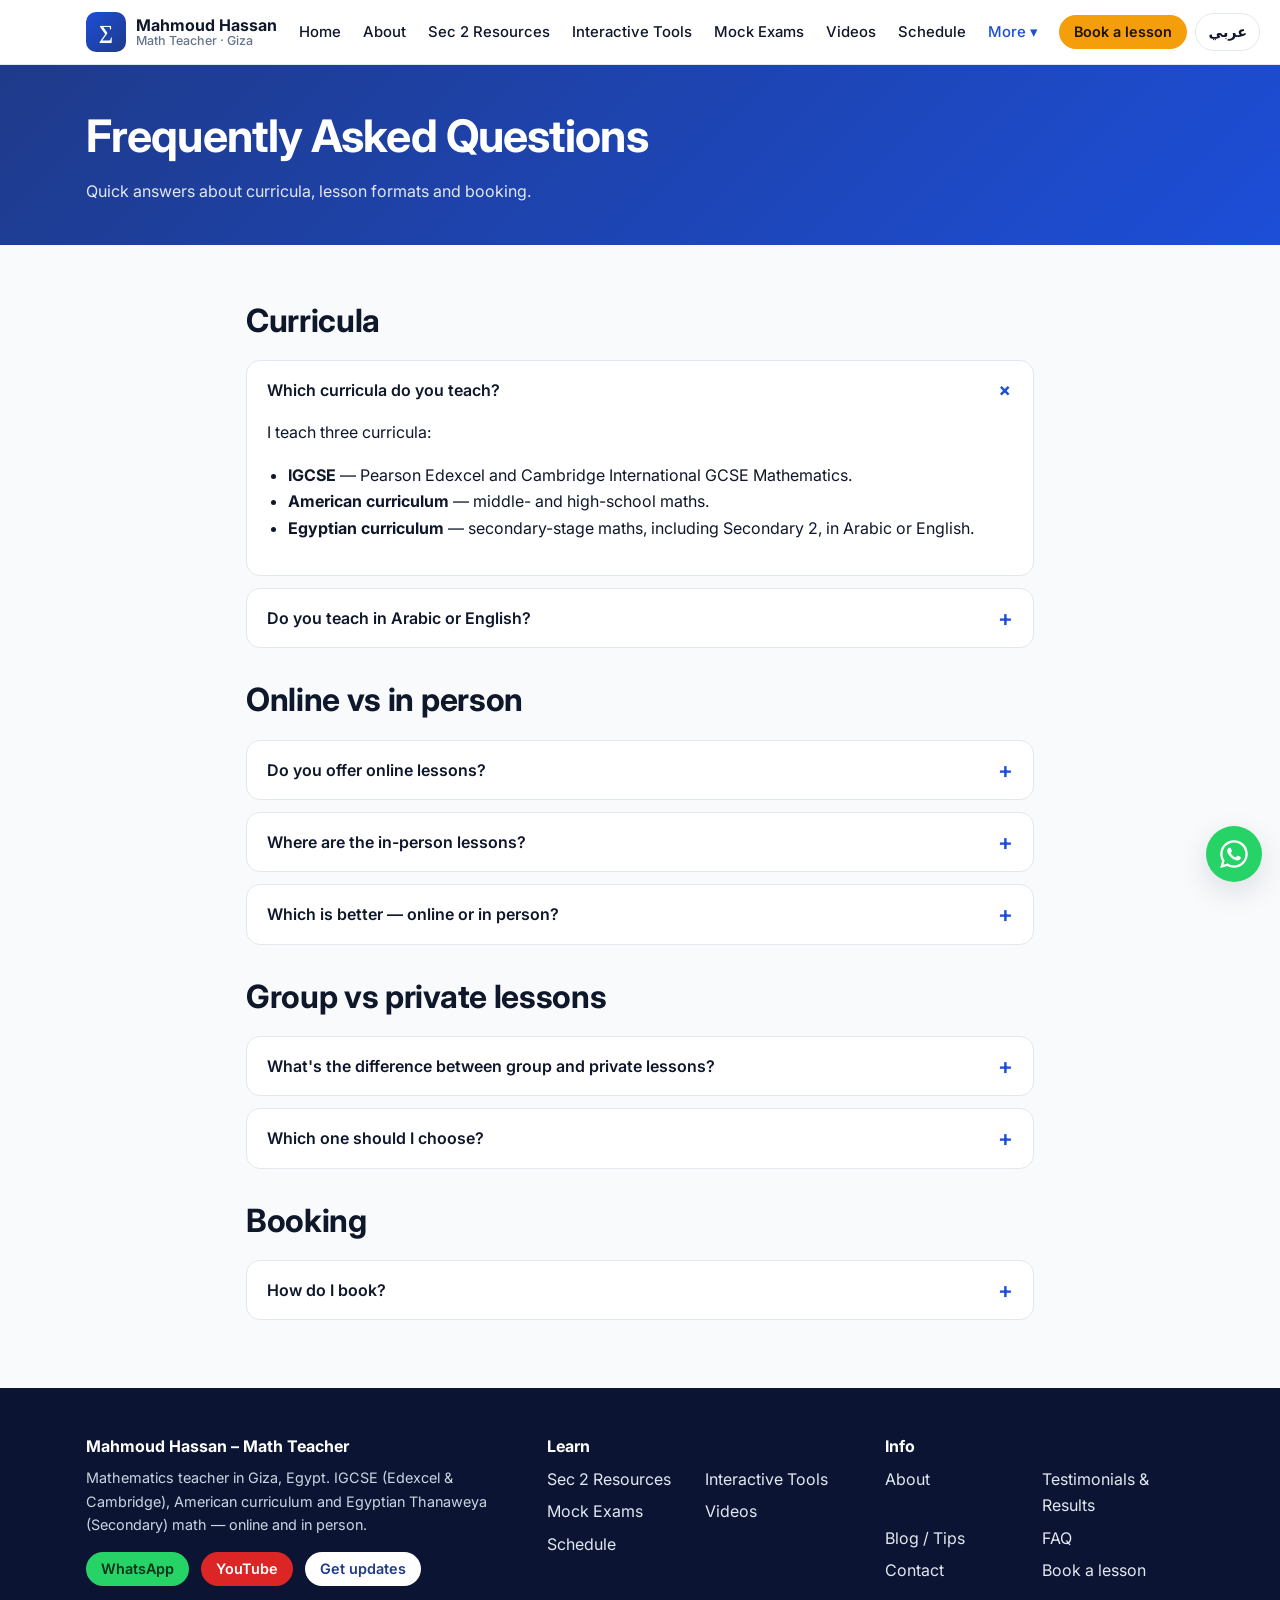
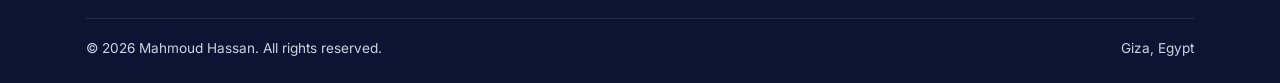
<file: faq.html>
<!DOCTYPE html>
<html lang="en" dir="ltr">
<head>
  <meta charset="utf-8">
  <meta name="viewport" content="width=device-width, initial-scale=1">
  <title>FAQ – Curricula, Online vs In-Person, Group vs Private | Mahmoud Hassan</title>
  <meta name="title-ar" content="الأسئلة الشائعة – المناهج، أونلاين أو حضوري، مجموعات أو خاص | محمود حسن">
  <meta name="description" content="Answers to common questions: which math curricula I teach, online vs in-person lessons and group vs private lessons.">
  <meta name="keywords" content="online math lessons Egypt, private math lessons Giza, IGCSE math tutor FAQ, math teacher Giza, Secondary 2 math, IGCSE math tutor, مدرس رياضيات الجيزة, رياضيات تانية ثانوي">
  <meta name="author" content="Mahmoud Hassan">
  <link rel="canonical" href="https://mahmoudhassanay-rg.github.io/mahmoud-math/faq.html">
  <meta property="og:type" content="website">
  <meta property="og:title" content="FAQ – Curricula, Online vs In-Person, Group vs Private | Mahmoud Hassan">
  <meta property="og:description" content="Answers to common questions: which math curricula I teach, online vs in-person lessons and group vs private lessons.">
  <meta property="og:url" content="https://mahmoudhassanay-rg.github.io/mahmoud-math/faq.html">
  <meta property="og:locale" content="en_US">
  <meta property="og:locale:alternate" content="ar_EG">
  <meta name="theme-color" content="#1e3a8a">
  <link rel="icon" href="assets/img/favicon.svg" type="image/svg+xml">
  <link rel="preconnect" href="https://fonts.googleapis.com">
  <link rel="preconnect" href="https://fonts.gstatic.com" crossorigin>
  <link rel="stylesheet" href="https://fonts.googleapis.com/css2?family=Cairo:wght@400;500;600;700;800&family=Inter:wght@400;500;600;700;800&display=swap">
  <link rel="stylesheet" href="assets/css/style.css">
  <script src="assets/js/lang-init.js"></script>
</head>
<body data-page="faq">
<main id="main">
  <section class="page-hero">
    <div class="container">
      <h1><span class="en">Frequently Asked Questions</span><span class="ar">الأسئلة الشائعة</span></h1>
      <p><span class="en">Quick answers about curricula, lesson formats and booking.</span><span class="ar">إجابات سريعة عن المناهج ونظام الحصص والحجز.</span></p>
    </div>
  </section>

  <section class="section">
    <div class="container" style="max-width:820px">
      <h2><span class="en">Curricula</span><span class="ar">المناهج</span></h2>
      <details class="acc" open>
        <summary><span class="en">Which curricula do you teach?</span><span class="ar">بتدرّس أنهي مناهج؟</span></summary>
        <div class="acc-body">
          <p><span class="en">I teach three curricula:</span><span class="ar">بدرّس تلات مناهج:</span></p>
          <ul>
            <li><strong>IGCSE</strong> — <span class="en">Pearson Edexcel and Cambridge International GCSE Mathematics.</span><span class="ar">رياضيات International GCSE من بيرسون إديكسل وكامبريدج.</span></li>
            <li><strong><span class="en">American curriculum</span><span class="ar">المنهج الأمريكي</span></strong> — <span class="en">middle- and high-school maths.</span><span class="ar">رياضيات المرحلتين الإعدادية والثانوية.</span></li>
            <li><strong><span class="en">Egyptian curriculum</span><span class="ar">المنهج المصري</span></strong> — <span class="en">secondary-stage maths, including Secondary 2, in Arabic or English.</span><span class="ar">رياضيات المرحلة الثانوية ومنها تانية ثانوي، بالعربي أو باللغة الإنجليزية.</span></li>
          </ul>
        </div>
      </details>
      <details class="acc">
        <summary><span class="en">Do you teach in Arabic or English?</span><span class="ar">الشرح بالعربي ولا بالإنجليزي؟</span></summary>
        <div class="acc-body"><p class="mb-0"><span class="en">Both. I explain in whichever language suits the student and the curriculum — IGCSE and American students usually learn in English, with Arabic explanations whenever they help.</span><span class="ar">الاتنين. بشرح باللغة اللي تناسب الطالب والمنهج — طلاب IGCSE والأمريكي غالبًا بالإنجليزي، مع شرح بالعربي وقت ما يفيد.</span></p></div>
      </details>

      <h2 class="mt-2"><span class="en">Online vs in person</span><span class="ar">أونلاين أو حضوري</span></h2>
      <details class="acc">
        <summary><span class="en">Do you offer online lessons?</span><span class="ar">فيه حصص أونلاين؟</span></summary>
        <div class="acc-body"><p class="mb-0"><span class="en">Yes. Online lessons run live, using a digital whiteboard, so you see every step as I write it. They're great for students outside Giza or with busy schedules.</span><span class="ar">أيوه. الحصص الأونلاين لايف باستخدام سبورة إلكترونية، فبتشوف كل خطوة وأنا بكتبها. مناسبة جدًا للطلاب اللي برّه الجيزة أو اللي وقتهم ضيق.</span></p></div>
      </details>
      <details class="acc">
        <summary><span class="en">Where are the in-person lessons?</span><span class="ar">الحصص الحضوري فين؟</span></summary>
        <div class="acc-body"><p class="mb-0"><span class="en">In Giza. Send me a message on WhatsApp and I'll share the exact location and directions.</span><span class="ar">في الجيزة. ابعتلي رسالة على واتساب وهبعتلك المكان بالظبط والوصف.</span></p></div>
      </details>
      <details class="acc">
        <summary><span class="en">Which is better — online or in person?</span><span class="ar">أنهي أفضل — أونلاين ولا حضوري؟</span></summary>
        <div class="acc-body"><p class="mb-0"><span class="en">Both work well. In-person lessons suit students who focus better in a classroom; online lessons save travel time. The content, homework and follow-up are the same.</span><span class="ar">الاتنين كويسين. الحضوري مناسب للي بيركز أكتر في الفصل، والأونلاين بيوفر وقت المواصلات. المحتوى والواجبات والمتابعة واحدة.</span></p></div>
      </details>

      <h2 class="mt-2"><span class="en">Group vs private lessons</span><span class="ar">مجموعات أو حصص خاصة</span></h2>
      <details class="acc">
        <summary><span class="en">What's the difference between group and private lessons?</span><span class="ar">إيه الفرق بين المجموعات والحصص الخاصة؟</span></summary>
        <div class="acc-body">
          <ul class="mb-0">
            <li><strong><span class="en">Group lessons</span><span class="ar">المجموعات</span></strong>: <span class="en">small groups at fixed weekly times (see the <a href="schedule.html">schedule</a>). Students learn from each other's questions, and it costs less.</span><span class="ar">مجموعات صغيرة بمواعيد أسبوعية ثابتة (شوف <a href="schedule.html">المواعيد</a>). الطلاب بيستفيدوا من أسئلة بعض، والتكلفة أقل.</span></li>
            <li><strong><span class="en">Private lessons</span><span class="ar">الحصص الخاصة</span></strong>: <span class="en">one-to-one, at a time that suits you, fully tailored to your level and weak points.</span><span class="ar">طالب واحد، في الوقت اللي يناسبك، ومتفصّلة على مستواك ونقاط ضعفك.</span></li>
          </ul>
        </div>
      </details>
      <details class="acc">
        <summary><span class="en">Which one should I choose?</span><span class="ar">أختار أنهي؟</span></summary>
        <div class="acc-body"><p class="mb-0"><span class="en">If you're following the school year steadily, a group is usually enough. If you've fallen behind, need to focus on specific topics or have an exam soon, private lessons are faster. Not sure? Message me and we'll decide together.</span><span class="ar">لو ماشي مع المنهج أول بأول، المجموعة غالبًا كفاية. لو متأخر، أو محتاج تركز على أجزاء معينة، أو الامتحان قرّب، الحصص الخاصة أسرع. مش متأكد؟ ابعتلي ونقرر مع بعض.</span></p></div>
      </details>

      <h2 class="mt-2"><span class="en">Booking</span><span class="ar">الحجز</span></h2>
      <details class="acc">
        <summary><span class="en">How do I book?</span><span class="ar">أحجز إزاي؟</span></summary>
        <div class="acc-body"><p class="mb-0"><span class="en">Use the <a href="book.html">booking form</a> — it opens WhatsApp with your details already written. I'll reply to confirm.</span><span class="ar">استخدم <a href="book.html">فورم الحجز</a> — هيفتح واتساب والبيانات مكتوبة جاهزة، وأنا هرد عليك للتأكيد.</span></p></div>
      </details>
    </div>
  </section>
</main>

<script src="assets/js/config.js"></script>
<script src="assets/js/main.js"></script>

</body>
</html>
</file>
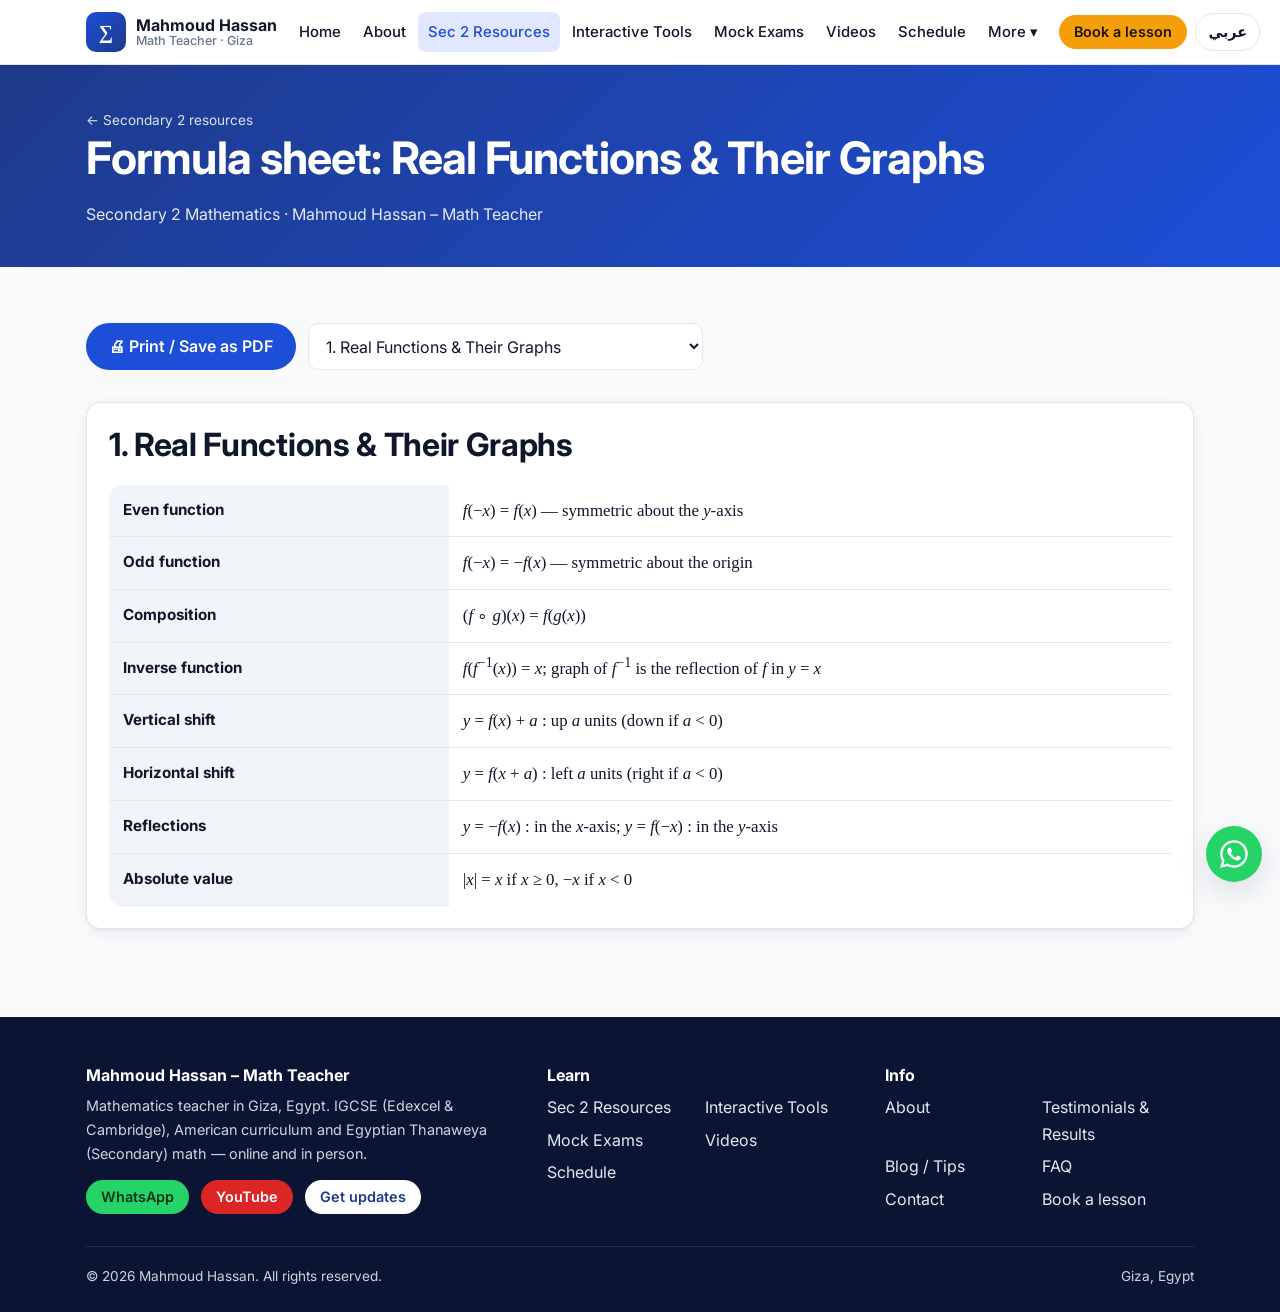
<file: formula-sheet.html>
<!DOCTYPE html>
<html lang="en" dir="ltr">
<head>
  <meta charset="utf-8">
  <meta name="viewport" content="width=device-width, initial-scale=1">
  <title>Printable Formula Sheet – Secondary 2 Math | Mahmoud Hassan</title>
  <meta name="title-ar" content="ورقة القوانين للطباعة – رياضيات تانية ثانوي | محمود حسن">
  <meta name="description" content="Printable Secondary 2 math formula sheets: functions, exponents and logarithms, limits, trigonometry, the binomial theorem and matrices.">
  <meta name="keywords" content="Secondary 2 math formulas, printable formula sheet, قوانين رياضيات تانية ثانوي, math teacher Giza, Secondary 2 math, IGCSE math tutor, مدرس رياضيات الجيزة, رياضيات تانية ثانوي">
  <meta name="author" content="Mahmoud Hassan">
  <link rel="canonical" href="https://mahmoudhassanay-rg.github.io/mahmoud-math/formula-sheet.html">
  <meta property="og:type" content="website">
  <meta property="og:title" content="Printable Formula Sheet – Secondary 2 Math | Mahmoud Hassan">
  <meta property="og:description" content="Printable Secondary 2 math formula sheets: functions, exponents and logarithms, limits, trigonometry, the binomial theorem and matrices.">
  <meta property="og:url" content="https://mahmoudhassanay-rg.github.io/mahmoud-math/formula-sheet.html">
  <meta property="og:locale" content="en_US">
  <meta property="og:locale:alternate" content="ar_EG">
  <meta name="theme-color" content="#1e3a8a">
  <link rel="icon" href="assets/img/favicon.svg" type="image/svg+xml">
  <link rel="preconnect" href="https://fonts.googleapis.com">
  <link rel="preconnect" href="https://fonts.gstatic.com" crossorigin>
  <link rel="stylesheet" href="https://fonts.googleapis.com/css2?family=Cairo:wght@400;500;600;700;800&family=Inter:wght@400;500;600;700;800&display=swap">
  <link rel="stylesheet" href="assets/css/style.css">
  <script src="assets/js/lang-init.js"></script>
</head>
<body data-page="resources">
<main id="main">
  <section class="page-hero">
    <div class="container">
      <p class="breadcrumb no-print"><a href="resources.html"><span class="en">← Secondary 2 resources</span><span class="ar">→ مصادر تانية ثانوي</span></a></p>
      <h1 id="fs-title"><span class="en">Formula sheet</span><span class="ar">ورقة القوانين</span></h1>
      <p><span class="en">Secondary 2 Mathematics · Mahmoud Hassan – Math Teacher</span><span class="ar">رياضيات الصف الثاني الثانوي · محمود حسن – مدرس رياضيات</span></p>
    </div>
  </section>

  <section class="section">
    <div class="container">
      <div class="btn-row mb-2 no-print">
        <button class="btn btn-primary" type="button" onclick="window.print()"><span class="en">🖨 Print / Save as PDF</span><span class="ar">🖨 اطبع / احفظ PDF</span></button>
        <label class="visually-hidden" for="fs-select">Chapter</label>
        <select id="fs-select" style="width:auto;max-width:100%"></select>
      </div>
      <div id="fs-content"></div>
    </div>
  </section>
</main>

<script src="assets/js/config.js"></script>
<script src="assets/js/main.js"></script>
<script src="assets/js/data/resources.js"></script>
<script src="assets/js/pages/formula-sheet.js"></script>
</body>
</html>
</file>
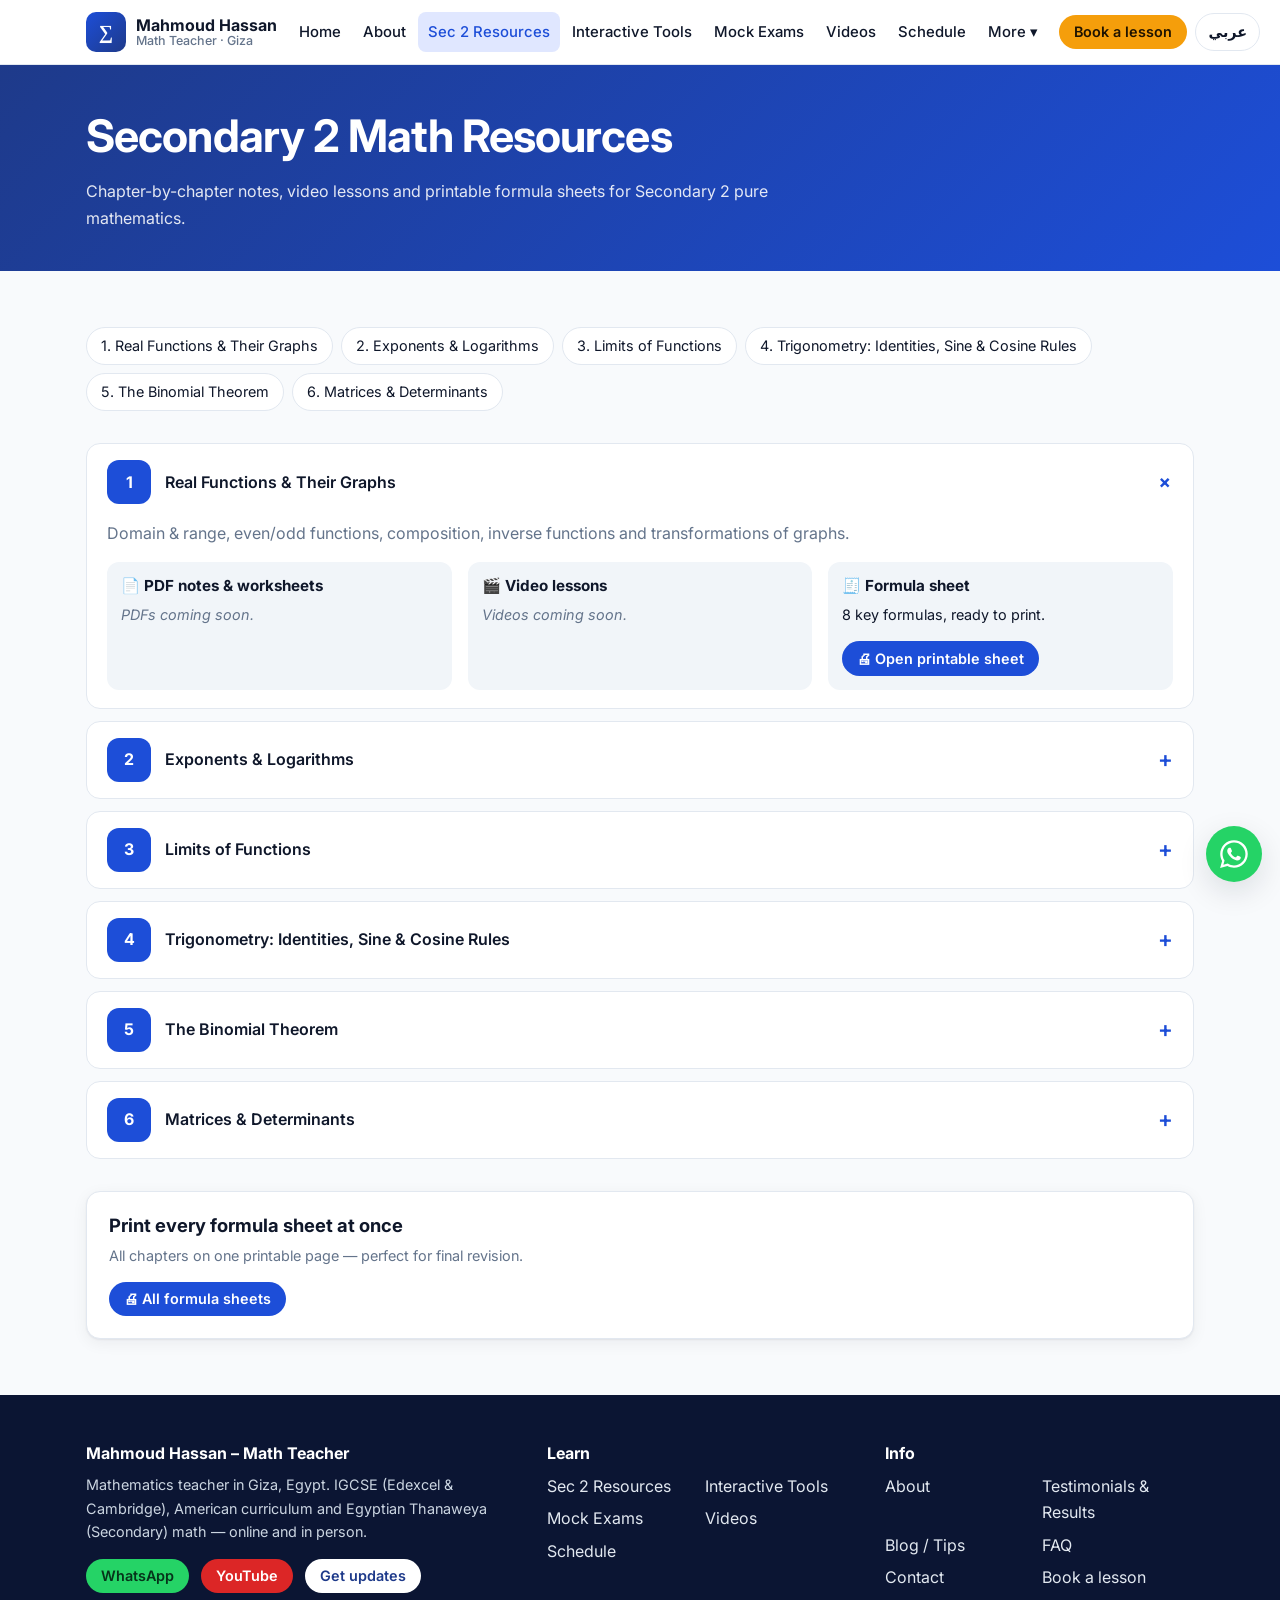
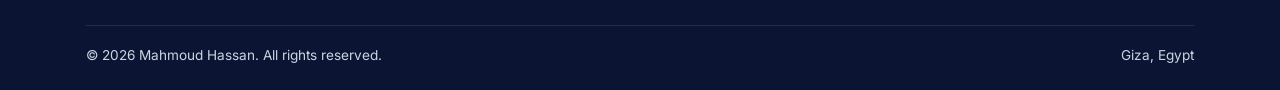
<file: resources.html>
<!DOCTYPE html>
<html lang="en" dir="ltr">
<head>
  <meta charset="utf-8">
  <meta name="viewport" content="width=device-width, initial-scale=1">
  <title>Secondary 2 Math Resources – Notes, Videos & Formula Sheets | Mahmoud Hassan</title>
  <meta name="title-ar" content="مصادر رياضيات تانية ثانوي – مذكرات وفيديوهات وقوانين | محمود حسن">
  <meta name="description" content="Free Secondary 2 (2nd secondary) pure math resources: chapter-by-chapter PDFs, video lessons and printable formula sheets for functions, logarithms, limits, trigonometry, binomial theorem and matrices.">
  <meta name="keywords" content="Secondary 2 math resources, 2nd secondary pure math, Sec 2 formula sheet, ملخص قوانين تانية ثانوي, math teacher Giza, Secondary 2 math, IGCSE math tutor, مدرس رياضيات الجيزة, رياضيات تانية ثانوي">
  <meta name="author" content="Mahmoud Hassan">
  <link rel="canonical" href="https://mahmoudhassanay-rg.github.io/mahmoud-math/resources.html">
  <meta property="og:type" content="website">
  <meta property="og:title" content="Secondary 2 Math Resources – Notes, Videos & Formula Sheets | Mahmoud Hassan">
  <meta property="og:description" content="Free Secondary 2 (2nd secondary) pure math resources: chapter-by-chapter PDFs, video lessons and printable formula sheets for functions, logarithms, limits, trigonometry, binomial theorem and matrices.">
  <meta property="og:url" content="https://mahmoudhassanay-rg.github.io/mahmoud-math/resources.html">
  <meta property="og:locale" content="en_US">
  <meta property="og:locale:alternate" content="ar_EG">
  <meta name="theme-color" content="#1e3a8a">
  <link rel="icon" href="assets/img/favicon.svg" type="image/svg+xml">
  <link rel="preconnect" href="https://fonts.googleapis.com">
  <link rel="preconnect" href="https://fonts.gstatic.com" crossorigin>
  <link rel="stylesheet" href="https://fonts.googleapis.com/css2?family=Cairo:wght@400;500;600;700;800&family=Inter:wght@400;500;600;700;800&display=swap">
  <link rel="stylesheet" href="assets/css/style.css">
  <script src="assets/js/lang-init.js"></script>
</head>
<body data-page="resources">
<main id="main">
  <section class="page-hero">
    <div class="container">
      <h1><span class="en">Secondary 2 Math Resources</span><span class="ar">مصادر رياضيات الصف الثاني الثانوي</span></h1>
      <p><span class="en">Chapter-by-chapter notes, video lessons and printable formula sheets for Secondary 2 pure mathematics.</span><span class="ar">مذكرات وفيديوهات شرح وورق قوانين للطباعة لكل فصل في رياضيات تانية ثانوي (بحتة).</span></p>
    </div>
  </section>

  <section class="section">
    <div class="container">
      <nav class="toc mb-2" id="chapter-toc" aria-label="Chapters"></nav>
      <div id="chapters"></div>
      <div class="card mt-2">
        <h3><span class="en">Print every formula sheet at once</span><span class="ar">اطبع كل ورق القوانين مرة واحدة</span></h3>
        <p class="small muted"><span class="en">All chapters on one printable page — perfect for final revision.</span><span class="ar">كل الفصول في صفحة واحدة للطباعة — مناسبة للمراجعة النهائية.</span></p>
        <a class="btn btn-primary btn-sm" href="formula-sheet.html?ch=all"><span class="en">🖨 All formula sheets</span><span class="ar">🖨 كل ورق القوانين</span></a>
      </div>
    </div>
  </section>
</main>

<script src="assets/js/config.js"></script>
<script src="assets/js/main.js"></script>
<script src="assets/js/data/resources.js"></script>
<script src="assets/js/pages/resources.js"></script>
</body>
</html>
</file>
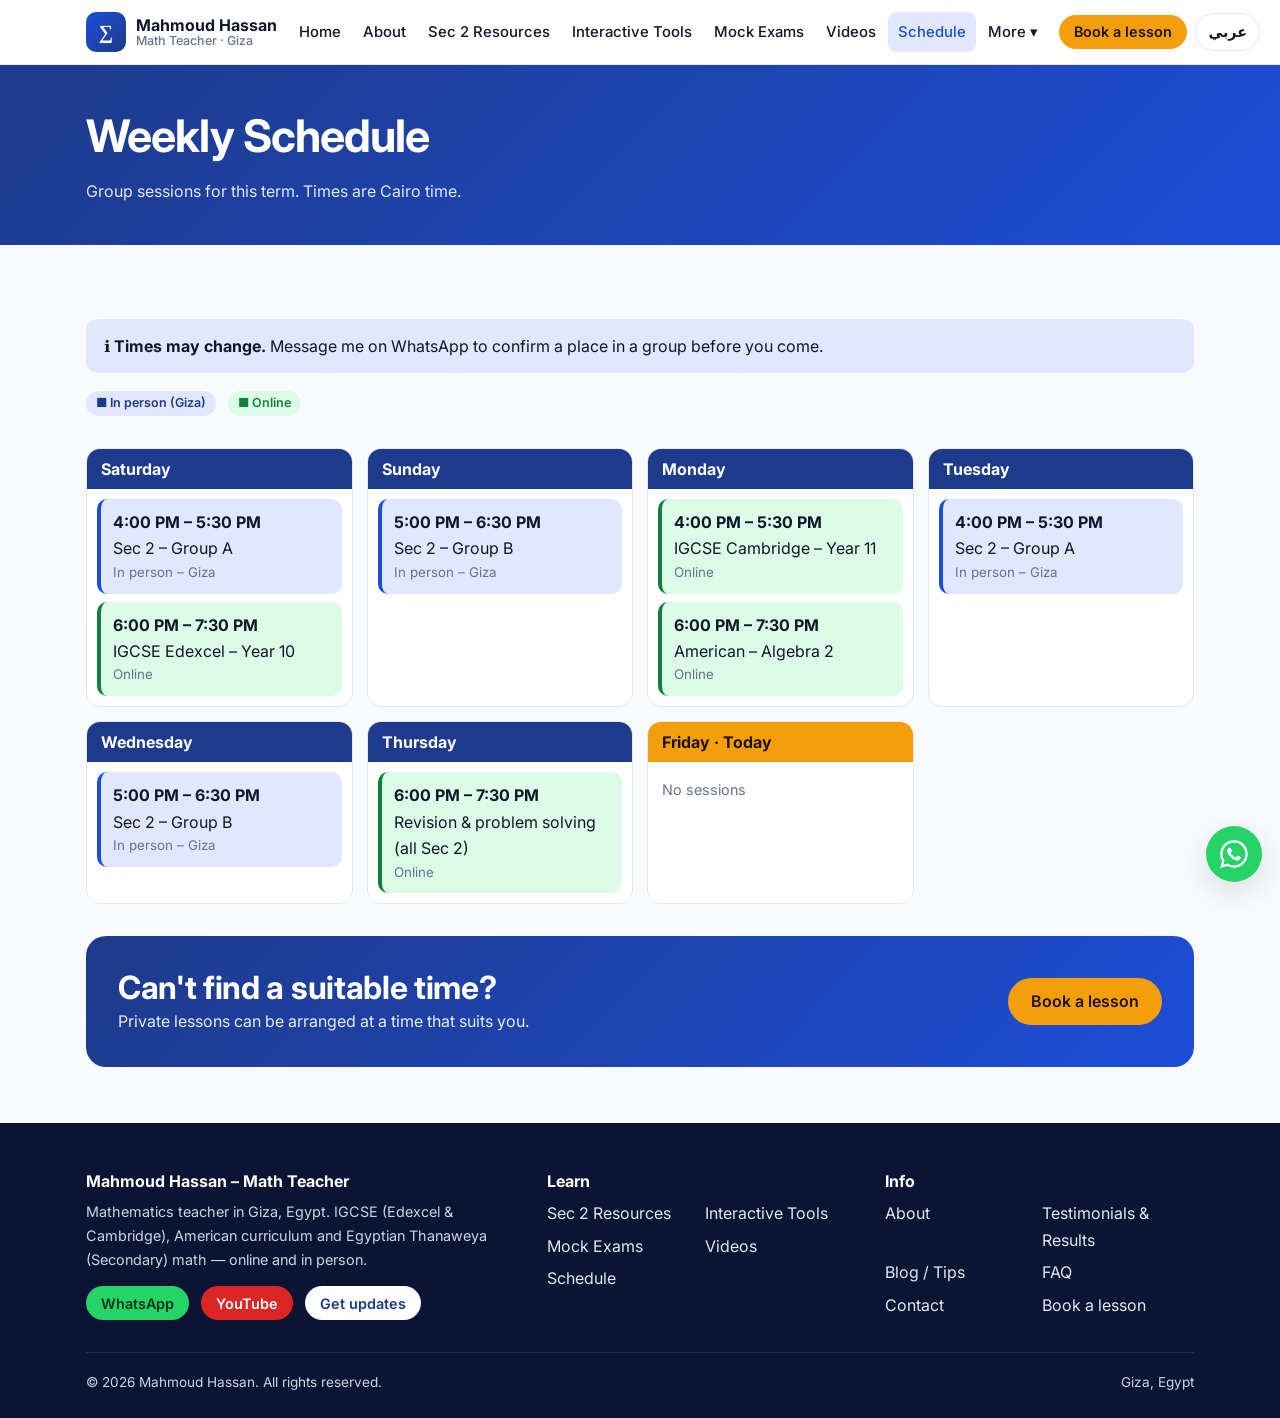
<file: schedule.html>
<!DOCTYPE html>
<html lang="en" dir="ltr">
<head>
  <meta charset="utf-8">
  <meta name="viewport" content="width=device-width, initial-scale=1">
  <title>Weekly Group Schedule – Math Lessons in Giza & Online | Mahmoud Hassan</title>
  <meta name="title-ar" content="مواعيد المجموعات الأسبوعية – حصص رياضيات في الجيزة وأونلاين | محمود حسن">
  <meta name="description" content="Weekly timetable of math group sessions for Secondary 2, IGCSE and American curriculum students, in person in Giza and online.">
  <meta name="keywords" content="math group lessons Giza, IGCSE math group, مواعيد مجموعات رياضيات, math teacher Giza, Secondary 2 math, IGCSE math tutor, مدرس رياضيات الجيزة, رياضيات تانية ثانوي">
  <meta name="author" content="Mahmoud Hassan">
  <link rel="canonical" href="https://mahmoudhassanay-rg.github.io/mahmoud-math/schedule.html">
  <meta property="og:type" content="website">
  <meta property="og:title" content="Weekly Group Schedule – Math Lessons in Giza & Online | Mahmoud Hassan">
  <meta property="og:description" content="Weekly timetable of math group sessions for Secondary 2, IGCSE and American curriculum students, in person in Giza and online.">
  <meta property="og:url" content="https://mahmoudhassanay-rg.github.io/mahmoud-math/schedule.html">
  <meta property="og:locale" content="en_US">
  <meta property="og:locale:alternate" content="ar_EG">
  <meta name="theme-color" content="#1e3a8a">
  <link rel="icon" href="assets/img/favicon.svg" type="image/svg+xml">
  <link rel="preconnect" href="https://fonts.googleapis.com">
  <link rel="preconnect" href="https://fonts.gstatic.com" crossorigin>
  <link rel="stylesheet" href="https://fonts.googleapis.com/css2?family=Cairo:wght@400;500;600;700;800&family=Inter:wght@400;500;600;700;800&display=swap">
  <link rel="stylesheet" href="assets/css/style.css">
  <script src="assets/js/lang-init.js"></script>
</head>
<body data-page="schedule">
<main id="main">
  <section class="page-hero">
    <div class="container">
      <h1><span class="en">Weekly Schedule</span><span class="ar">المواعيد الأسبوعية</span></h1>
      <p><span class="en">Group sessions for this term. Times are Cairo time.</span><span class="ar">مواعيد المجموعات للترم الحالي. المواعيد بتوقيت القاهرة.</span></p>
    </div>
  </section>

  <section class="section">
    <div class="container">
      <div class="callout mb-2">
        <strong><span class="en">ℹ Times may change.</span><span class="ar">ℹ المواعيد قابلة للتغيير.</span></strong>
        <span class="en">Message me on WhatsApp to confirm a place in a group before you come.</span><span class="ar">ابعتلي على واتساب لتأكيد مكانك في المجموعة قبل الحضور.</span>
      </div>
      <div class="btn-row mb-2">
        <span class="tag"><span class="en">■ In person (Giza)</span><span class="ar">■ حضوري (الجيزة)</span></span>
        <span class="tag tag-green"><span class="en">■ Online</span><span class="ar">■ أونلاين</span></span>
      </div>
      <div class="week" id="week"></div>
      <div class="cta-banner mt-2">
        <div>
          <h2><span class="en">Can't find a suitable time?</span><span class="ar">مش لاقي ميعاد مناسب؟</span></h2>
          <p><span class="en">Private lessons can be arranged at a time that suits you.</span><span class="ar">ممكن نرتب حصص خاصة في الوقت اللي يناسبك.</span></p>
        </div>
        <a class="btn btn-accent" href="book.html"><span class="en">Book a lesson</span><span class="ar">احجز حصة</span></a>
      </div>
    </div>
  </section>
</main>

<script src="assets/js/config.js"></script>
<script src="assets/js/main.js"></script>
<script src="assets/js/data/schedule.js"></script>
<script src="assets/js/pages/schedule.js"></script>
</body>
</html>
</file>
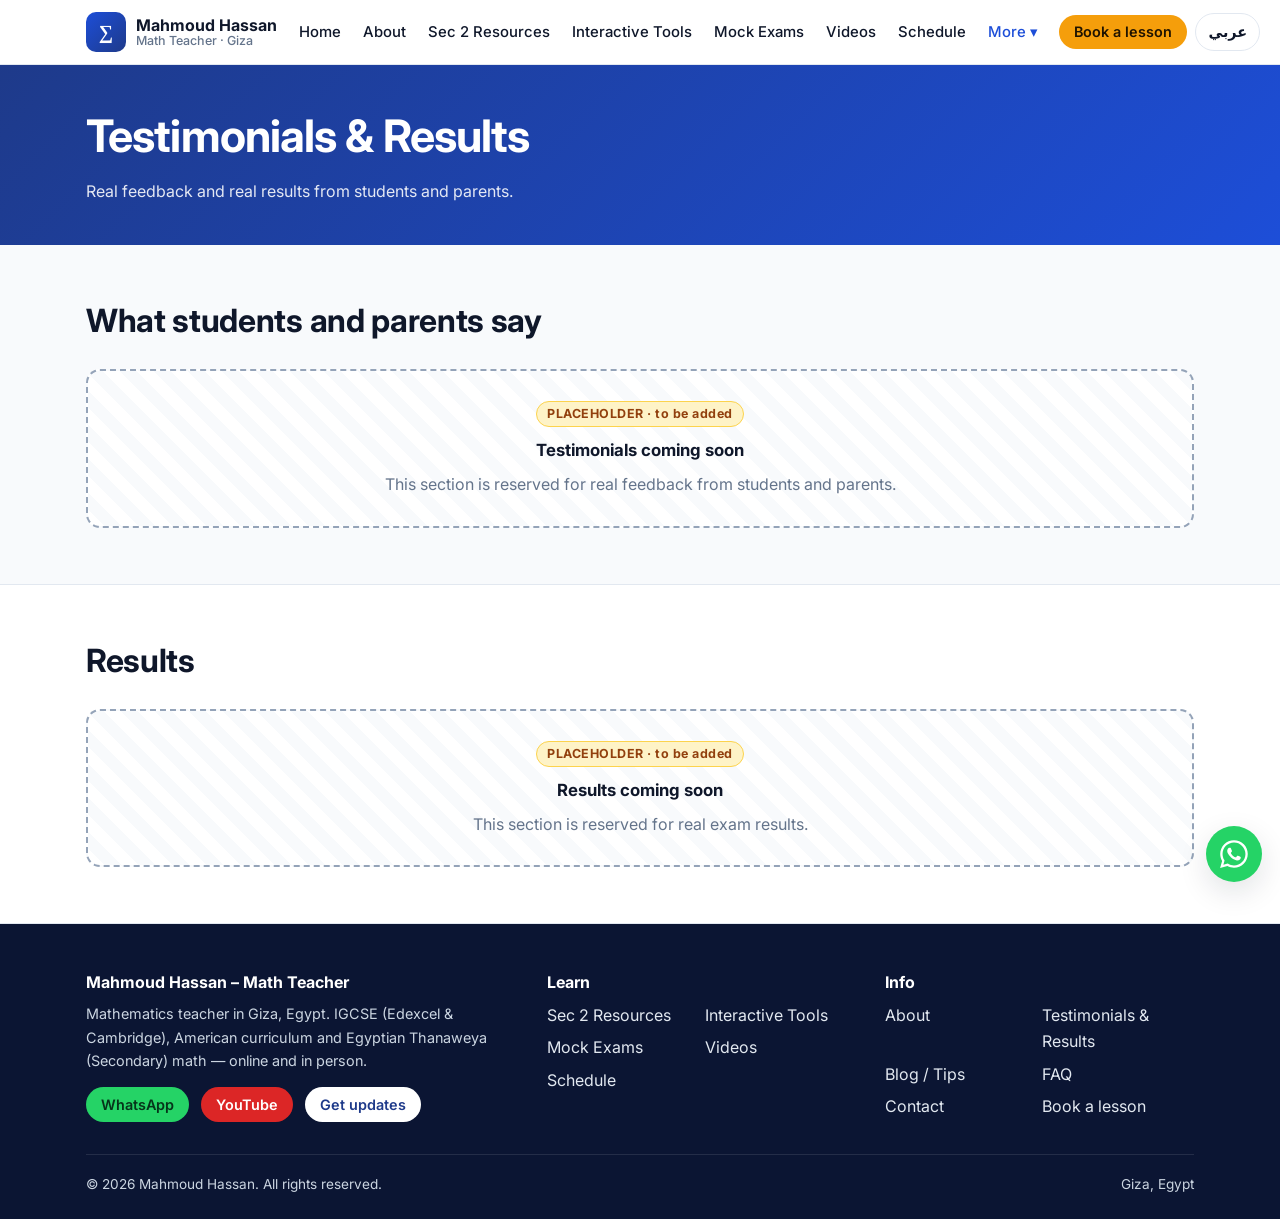
<file: testimonials.html>
<!DOCTYPE html>
<html lang="en" dir="ltr">
<head>
  <meta charset="utf-8">
  <meta name="viewport" content="width=device-width, initial-scale=1">
  <title>Testimonials & Results | Mahmoud Hassan – Math Teacher</title>
  <meta name="title-ar" content="آراء ونتائج الطلاب | محمود حسن – مدرس رياضيات">
  <meta name="description" content="Student and parent testimonials and exam results for Mahmoud Hassan, math teacher in Giza.">
  <meta name="keywords" content="math teacher reviews Giza, student results, math teacher Giza, Secondary 2 math, IGCSE math tutor, مدرس رياضيات الجيزة, رياضيات تانية ثانوي">
  <meta name="author" content="Mahmoud Hassan">
  <link rel="canonical" href="https://mahmoudhassanay-rg.github.io/mahmoud-math/testimonials.html">
  <meta property="og:type" content="website">
  <meta property="og:title" content="Testimonials & Results | Mahmoud Hassan – Math Teacher">
  <meta property="og:description" content="Student and parent testimonials and exam results for Mahmoud Hassan, math teacher in Giza.">
  <meta property="og:url" content="https://mahmoudhassanay-rg.github.io/mahmoud-math/testimonials.html">
  <meta property="og:locale" content="en_US">
  <meta property="og:locale:alternate" content="ar_EG">
  <meta name="theme-color" content="#1e3a8a">
  <link rel="icon" href="assets/img/favicon.svg" type="image/svg+xml">
  <link rel="preconnect" href="https://fonts.googleapis.com">
  <link rel="preconnect" href="https://fonts.gstatic.com" crossorigin>
  <link rel="stylesheet" href="https://fonts.googleapis.com/css2?family=Cairo:wght@400;500;600;700;800&family=Inter:wght@400;500;600;700;800&display=swap">
  <link rel="stylesheet" href="assets/css/style.css">
  <script src="assets/js/lang-init.js"></script>
</head>
<body data-page="testimonials">
<main id="main">
  <section class="page-hero">
    <div class="container">
      <h1><span class="en">Testimonials &amp; Results</span><span class="ar">آراء ونتائج الطلاب</span></h1>
      <p><span class="en">Real feedback and real results from students and parents.</span><span class="ar">آراء ونتائج حقيقية من الطلاب وأولياء الأمور.</span></p>
    </div>
  </section>

  <section class="section">
    <div class="container">
      <div class="section-head">
        <h2><span class="en">What students and parents say</span><span class="ar">آراء الطلاب وأولياء الأمور</span></h2>
      </div>
      <div id="testimonials-list"></div>
    </div>
  </section>

  <section class="section section-alt">
    <div class="container">
      <div class="section-head">
        <h2><span class="en">Results</span><span class="ar">النتائج</span></h2>
      </div>
      <div id="results-list"></div>
    </div>
  </section>
</main>

<script src="assets/js/config.js"></script>
<script src="assets/js/main.js"></script>
<script src="assets/js/data/testimonials.js"></script>
<script src="assets/js/pages/testimonials.js"></script>
</body>
</html>
</file>
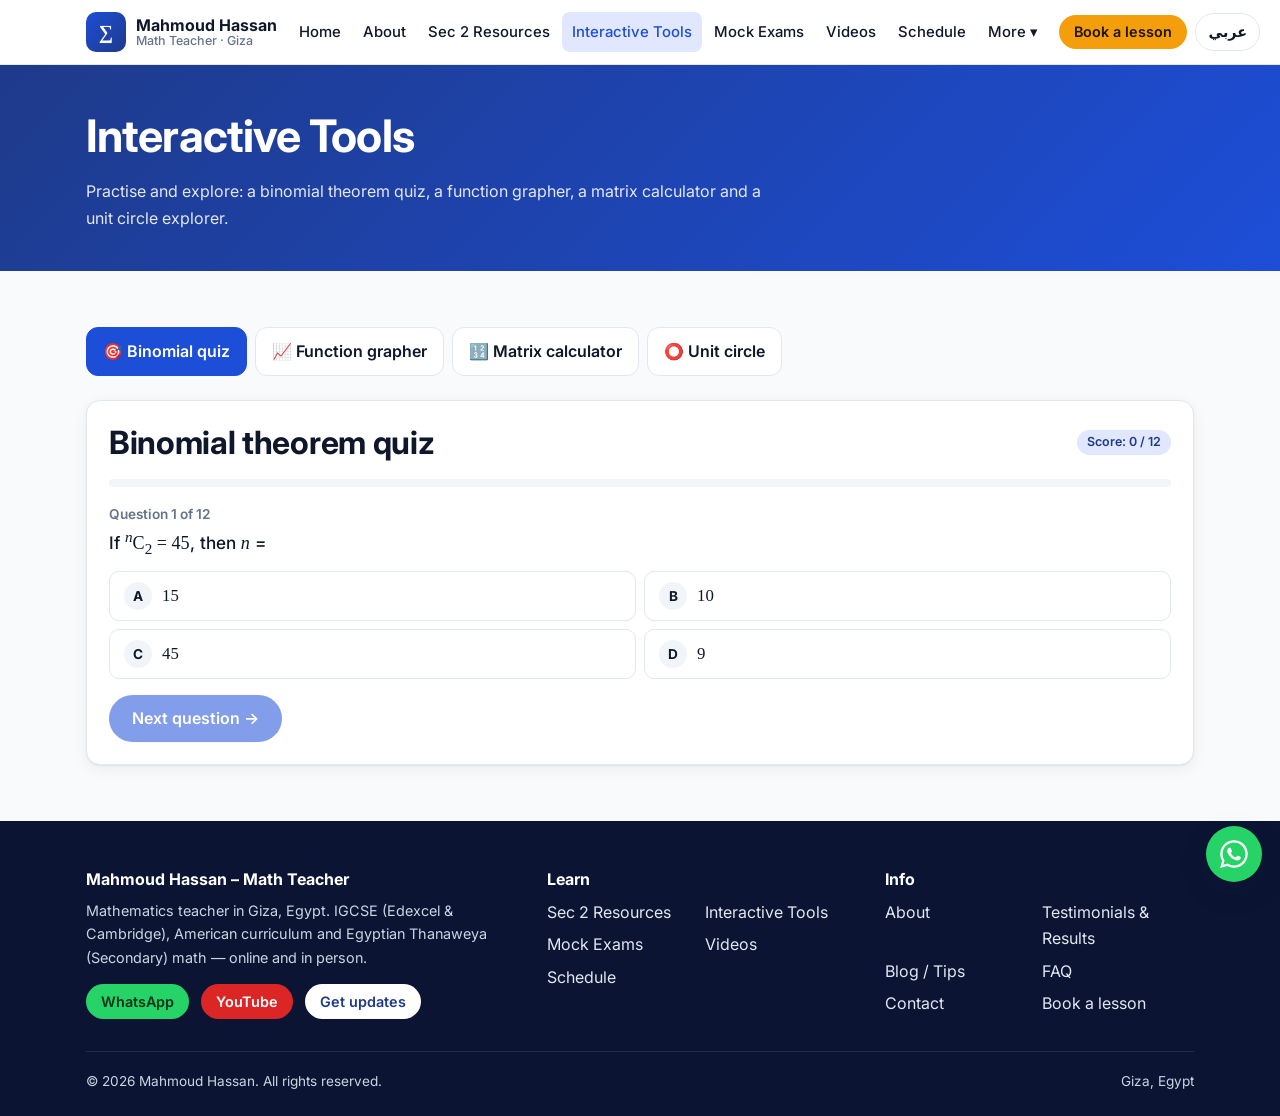
<file: tools.html>
<!DOCTYPE html>
<html lang="en" dir="ltr">
<head>
  <meta charset="utf-8">
  <meta name="viewport" content="width=device-width, initial-scale=1">
  <title>Interactive Math Tools – Binomial Quiz, Grapher, Matrix Calculator, Unit Circle</title>
  <meta name="title-ar" content="أدوات رياضيات تفاعلية – اختبار ذات الحدين، رسم الدوال، المصفوفات، دائرة الوحدة">
  <meta name="description" content="Free interactive maths tools: a binomial theorem quiz with instant feedback, a function grapher, a matrix calculator and a trigonometry unit circle explorer.">
  <meta name="keywords" content="binomial theorem quiz, function grapher, matrix calculator, unit circle explorer, online math tools, math teacher Giza, Secondary 2 math, IGCSE math tutor, مدرس رياضيات الجيزة, رياضيات تانية ثانوي">
  <meta name="author" content="Mahmoud Hassan">
  <link rel="canonical" href="https://mahmoudhassanay-rg.github.io/mahmoud-math/tools.html">
  <meta property="og:type" content="website">
  <meta property="og:title" content="Interactive Math Tools – Binomial Quiz, Grapher, Matrix Calculator, Unit Circle">
  <meta property="og:description" content="Free interactive maths tools: a binomial theorem quiz with instant feedback, a function grapher, a matrix calculator and a trigonometry unit circle explorer.">
  <meta property="og:url" content="https://mahmoudhassanay-rg.github.io/mahmoud-math/tools.html">
  <meta property="og:locale" content="en_US">
  <meta property="og:locale:alternate" content="ar_EG">
  <meta name="theme-color" content="#1e3a8a">
  <link rel="icon" href="assets/img/favicon.svg" type="image/svg+xml">
  <link rel="preconnect" href="https://fonts.googleapis.com">
  <link rel="preconnect" href="https://fonts.gstatic.com" crossorigin>
  <link rel="stylesheet" href="https://fonts.googleapis.com/css2?family=Cairo:wght@400;500;600;700;800&family=Inter:wght@400;500;600;700;800&display=swap">
  <link rel="stylesheet" href="assets/css/style.css">
  <script src="assets/js/lang-init.js"></script>
</head>
<body data-page="tools">
<main id="main">
  <section class="page-hero">
    <div class="container">
      <h1><span class="en">Interactive Tools</span><span class="ar">أدوات تفاعلية</span></h1>
      <p><span class="en">Practise and explore: a binomial theorem quiz, a function grapher, a matrix calculator and a unit circle explorer.</span><span class="ar">اتدرّب واستكشف: اختبار نظرية ذات الحدين، رسم الدوال، آلة حاسبة للمصفوفات، ومستكشف دائرة الوحدة.</span></p>
    </div>
  </section>

  <section class="section">
    <div class="container">
      <div class="tool-tabs" role="tablist" aria-label="Tools">
        <button class="tool-tab" role="tab" id="tab-quiz" aria-controls="quiz" aria-selected="true">🎯 <span class="en">Binomial quiz</span><span class="ar">اختبار ذات الحدين</span></button>
        <button class="tool-tab" role="tab" id="tab-grapher" aria-controls="grapher" aria-selected="false">📈 <span class="en">Function grapher</span><span class="ar">رسم الدوال</span></button>
        <button class="tool-tab" role="tab" id="tab-matrix" aria-controls="matrix" aria-selected="false">🔢 <span class="en">Matrix calculator</span><span class="ar">آلة المصفوفات</span></button>
        <button class="tool-tab" role="tab" id="tab-unit-circle" aria-controls="unit-circle" aria-selected="false">⭕ <span class="en">Unit circle</span><span class="ar">دائرة الوحدة</span></button>
      </div>

      <!-- ===== Binomial quiz ===== -->
      <div class="tool-panel active" id="quiz" role="tabpanel" aria-labelledby="tab-quiz">
        <div class="card">
          <div style="display:flex;justify-content:space-between;align-items:center;gap:12px;flex-wrap:wrap" class="mb-1">
            <h2 class="mb-0"><span class="en">Binomial theorem quiz</span><span class="ar">اختبار نظرية ذات الحدين</span></h2>
            <span class="tag" id="quiz-score"></span>
          </div>
          <div class="progress mb-1" aria-hidden="true"><div id="quiz-progress"></div></div>
          <div id="quiz-body"></div>
        </div>
      </div>

      <!-- ===== Function grapher ===== -->
      <div class="tool-panel" id="grapher" role="tabpanel" aria-labelledby="tab-grapher">
        <div class="grapher-layout">
          <div class="card">
            <h2 class="mb-1"><span class="en">Function grapher</span><span class="ar">رسم الدوال</span></h2>
            <div id="fn-list"></div>
            <div class="btn-row mb-1">
              <button class="btn btn-ghost btn-sm" id="fn-add" type="button">+ <span class="en">Add function</span><span class="ar">أضف دالة</span></button>
            </div>
            <p class="hint"><span class="en">Examples:</span><span class="ar">أمثلة:</span> <code dir="ltr">x^2 - 4</code> <code dir="ltr">2sin(x)</code> <code dir="ltr">|x-1|</code> <code dir="ltr">ln(x)</code> <code dir="ltr">2^x</code> <code dir="ltr">sqrt(x+3)</code></p>
            <p class="hint"><span class="en">Angles are in radians (use <code>pi</code>). Drag to move, scroll or use the buttons to zoom.</span><span class="ar">الزوايا بالراديان (استخدم <code>pi</code>). اسحب لتحريك الرسم، واستخدم عجلة الفأرة أو الأزرار للتكبير.</span></p>
            <div class="btn-row">
              <button class="btn btn-ghost btn-sm" id="zoom-in" type="button" aria-label="Zoom in">＋</button>
              <button class="btn btn-ghost btn-sm" id="zoom-out" type="button" aria-label="Zoom out">－</button>
              <button class="btn btn-ghost btn-sm" id="zoom-reset" type="button"><span class="en">Reset view</span><span class="ar">إعادة الضبط</span></button>
              <button class="btn btn-ghost btn-sm" id="trig-view" type="button"><span class="en">Trig view</span><span class="ar">عرض مثلثي</span></button>
            </div>
          </div>
          <div class="canvas-wrap">
            <canvas id="graph" aria-label="Graph of the functions"></canvas>
            <div class="coord-readout" id="coord">x: 0, y: 0</div>
          </div>
        </div>
      </div>

      <!-- ===== Matrix calculator ===== -->
      <div class="tool-panel" id="matrix" role="tabpanel" aria-labelledby="tab-matrix">
        <div class="card">
          <h2 class="mb-1"><span class="en">Matrix calculator</span><span class="ar">آلة حاسبة للمصفوفات</span></h2>
          <div class="matrix-layout">
            <div>
              <div class="size-select mb-1">
                <strong>A</strong>
                <select id="a-rows" aria-label="Rows of A"></select> × <select id="a-cols" aria-label="Columns of A"></select>
              </div>
              <div class="matrix-input" id="a-grid"></div>
            </div>
            <div>
              <div class="size-select mb-1">
                <strong>B</strong>
                <select id="b-rows" aria-label="Rows of B"></select> × <select id="b-cols" aria-label="Columns of B"></select>
              </div>
              <div class="matrix-input" id="b-grid"></div>
            </div>
          </div>
          <div class="btn-row mt-2">
            <button class="btn btn-primary btn-sm" data-op="add" type="button">A + B</button>
            <button class="btn btn-primary btn-sm" data-op="sub" type="button">A − B</button>
            <button class="btn btn-primary btn-sm" data-op="mul" type="button">A × B</button>
            <button class="btn btn-outline btn-sm" data-op="detA" type="button">|A|</button>
            <button class="btn btn-outline btn-sm" data-op="invA" type="button">A<sup>−1</sup></button>
            <button class="btn btn-outline btn-sm" data-op="tA" type="button">A<sup>T</sup></button>
            <button class="btn btn-outline btn-sm" data-op="sqA" type="button">A<sup>2</sup></button>
            <span class="size-select"><button class="btn btn-outline btn-sm" data-op="kA" type="button">k × A</button><input id="k-val" type="number" value="2" style="width:80px" aria-label="k"></span>
            <button class="btn btn-ghost btn-sm" id="m-clear" type="button"><span class="en">Clear</span><span class="ar">مسح</span></button>
          </div>
          <div class="mt-2" id="m-result" aria-live="polite"></div>
        </div>
      </div>

      <!-- ===== Unit circle ===== -->
      <div class="tool-panel" id="unit-circle" role="tabpanel" aria-labelledby="tab-unit-circle">
        <div class="card">
          <h2 class="mb-1"><span class="en">Trigonometry unit circle explorer</span><span class="ar">مستكشف دائرة الوحدة</span></h2>
          <div class="uc-layout">
            <svg class="uc-svg" id="uc-svg" viewBox="-1.35 -1.35 2.7 2.7" aria-label="Unit circle"></svg>
            <div>
              <label for="uc-angle"><span class="en">Angle θ (degrees)</span><span class="ar">الزاوية θ (بالدرجات)</span>: <span id="uc-deg" class="ltr">30°</span></label>
              <input type="range" id="uc-angle" min="0" max="360" step="1" value="30">
              <p class="hint"><span class="en">Drag the point on the circle or use the slider.</span><span class="ar">اسحب النقطة على الدائرة أو استخدم المؤشر.</span></p>
              <div class="special-angles mb-1" id="uc-special"></div>
              <div class="uc-values" id="uc-values"></div>
              <p class="small muted mt-1" id="uc-note"></p>
            </div>
          </div>
        </div>
      </div>
    </div>
  </section>
</main>

<script src="assets/js/config.js"></script>
<script src="assets/js/main.js"></script>
<script src="assets/js/data/binomial-quiz.js"></script>
<script src="assets/js/tools/expr.js"></script>
<script src="assets/js/tools/matrix-core.js"></script>
<script src="assets/js/tools/trig-exact.js"></script>
<script src="assets/js/pages/tools.js"></script>
</body>
</html>
</file>
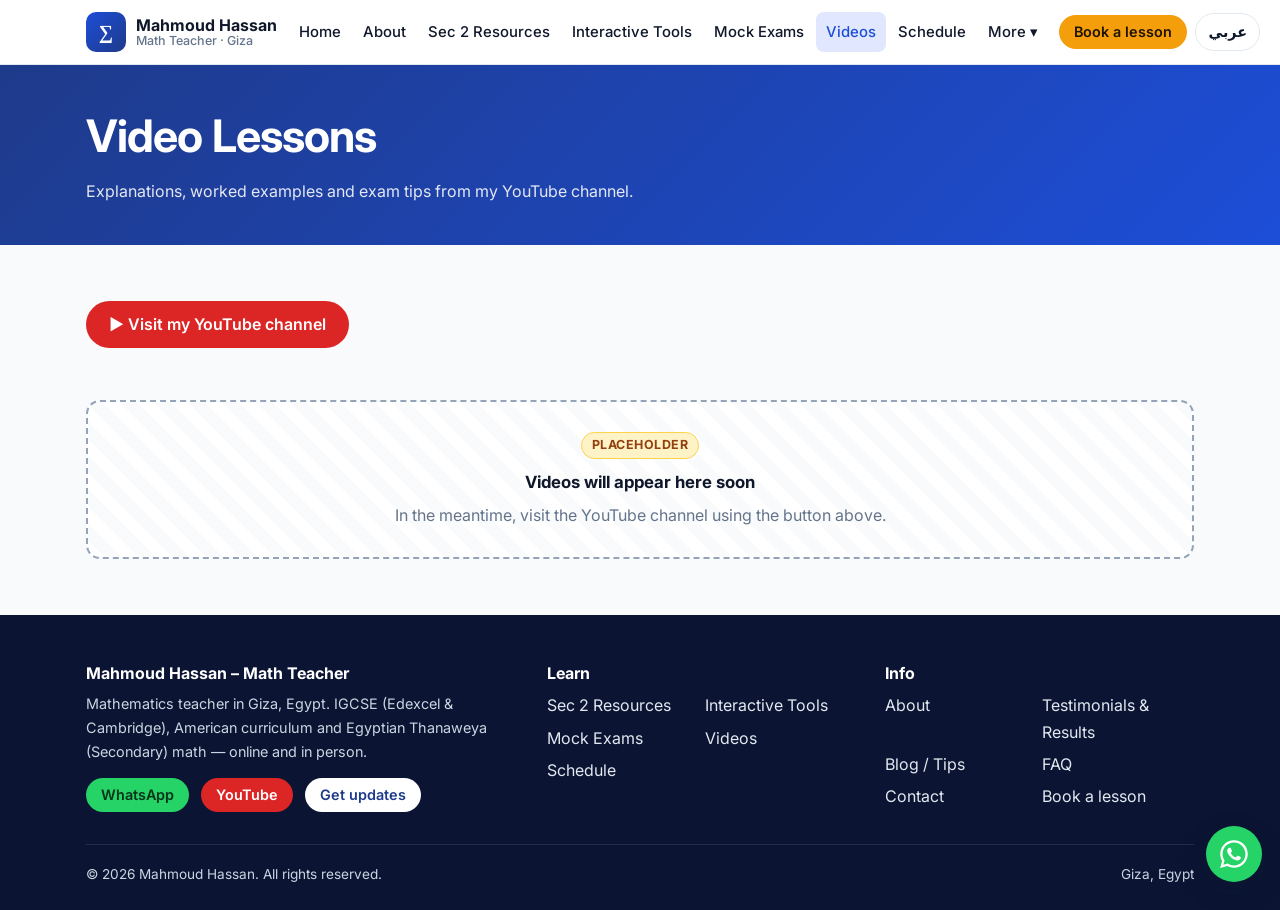
<file: videos.html>
<!DOCTYPE html>
<html lang="en" dir="ltr">
<head>
  <meta charset="utf-8">
  <meta name="viewport" content="width=device-width, initial-scale=1">
  <title>Math Video Lessons on YouTube | Mahmoud Hassan – Math Teacher</title>
  <meta name="title-ar" content="فيديوهات شرح الرياضيات على يوتيوب | محمود حسن – مدرس رياضيات">
  <meta name="description" content="Watch Mahmoud Hassan's maths video lessons: Secondary 2, IGCSE and American curriculum explanations and exam tips.">
  <meta name="keywords" content="math videos Arabic, IGCSE math videos, Secondary 2 math YouTube, شرح رياضيات يوتيوب, math teacher Giza, Secondary 2 math, IGCSE math tutor, مدرس رياضيات الجيزة, رياضيات تانية ثانوي">
  <meta name="author" content="Mahmoud Hassan">
  <link rel="canonical" href="https://mahmoudhassanay-rg.github.io/mahmoud-math/videos.html">
  <meta property="og:type" content="website">
  <meta property="og:title" content="Math Video Lessons on YouTube | Mahmoud Hassan – Math Teacher">
  <meta property="og:description" content="Watch Mahmoud Hassan's maths video lessons: Secondary 2, IGCSE and American curriculum explanations and exam tips.">
  <meta property="og:url" content="https://mahmoudhassanay-rg.github.io/mahmoud-math/videos.html">
  <meta property="og:locale" content="en_US">
  <meta property="og:locale:alternate" content="ar_EG">
  <meta name="theme-color" content="#1e3a8a">
  <link rel="icon" href="assets/img/favicon.svg" type="image/svg+xml">
  <link rel="preconnect" href="https://fonts.googleapis.com">
  <link rel="preconnect" href="https://fonts.gstatic.com" crossorigin>
  <link rel="stylesheet" href="https://fonts.googleapis.com/css2?family=Cairo:wght@400;500;600;700;800&family=Inter:wght@400;500;600;700;800&display=swap">
  <link rel="stylesheet" href="assets/css/style.css">
  <script src="assets/js/lang-init.js"></script>
</head>
<body data-page="videos">
<main id="main">
  <section class="page-hero">
    <div class="container">
      <h1><span class="en">Video Lessons</span><span class="ar">فيديوهات الشرح</span></h1>
      <p><span class="en">Explanations, worked examples and exam tips from my YouTube channel.</span><span class="ar">شرح وأمثلة محلولة ونصائح للامتحان من قناتي على يوتيوب.</span></p>
    </div>
  </section>

  <section class="section">
    <div class="container">
      <div class="btn-row mb-2">
        <a class="btn btn-youtube" data-link="youtube" href="#"><span class="en">▶ Visit my YouTube channel</span><span class="ar">▶ زور قناتي على يوتيوب</span></a>
      </div>
      <div class="filter-bar" id="video-filters"></div>
      <div class="grid grid-3" id="video-grid"></div>
    </div>
  </section>
</main>

<script src="assets/js/config.js"></script>
<script src="assets/js/main.js"></script>
<script src="assets/js/data/videos.js"></script>
<script src="assets/js/pages/videos.js"></script>
</body>
</html>
</file>
<file: assets/css/style.css>
/* =========================================================
   Mahmoud Hassan – Math Teacher
   Main stylesheet (mobile-first, LTR + RTL)
   ========================================================= */

:root {
  --primary: #1d4ed8;
  --primary-dark: #1e3a8a;
  --primary-soft: #e0e7ff;
  --accent: #f59e0b;
  --accent-soft: #fef3c7;
  --success: #15803d;
  --success-soft: #dcfce7;
  --danger: #b91c1c;
  --danger-soft: #fee2e2;
  --bg: #f8fafc;
  --surface: #ffffff;
  --surface-2: #f1f5f9;
  --text: #0f172a;
  --muted: #64748b;
  --border: #e2e8f0;
  --radius: 14px;
  --radius-sm: 8px;
  --shadow: 0 1px 2px rgba(15, 23, 42, .06), 0 4px 16px rgba(15, 23, 42, .06);
  --shadow-lg: 0 10px 30px rgba(15, 23, 42, .12);
  --max: 1140px;
  --font-en: "Inter", system-ui, -apple-system, "Segoe UI", Roboto, sans-serif;
  --font-ar: "Cairo", "Segoe UI", Tahoma, sans-serif;
  --whatsapp: #25d366;
}

/* ---------- Language visibility ---------- */
html[lang="ar"] .en,
html[lang="en"] .ar { display: none !important; }

*, *::before, *::after { box-sizing: border-box; }

html { scroll-behavior: smooth; -webkit-text-size-adjust: 100%; }

body {
  margin: 0;
  font-family: var(--font-en);
  font-size: 16px;
  line-height: 1.65;
  color: var(--text);
  background: var(--bg);
  overflow-x: hidden;
}
html[lang="ar"] body { font-family: var(--font-ar); line-height: 1.8; }

img { max-width: 100%; height: auto; display: block; }
a { color: var(--primary); text-decoration: none; }
a:hover { text-decoration: underline; }
h1, h2, h3, h4 { line-height: 1.25; margin: 0 0 .6em; color: var(--text); }
h1 { font-size: clamp(1.8rem, 4.5vw, 2.8rem); letter-spacing: -.02em; }
h2 { font-size: clamp(1.4rem, 3.2vw, 2rem); letter-spacing: -.01em; }
h3 { font-size: 1.15rem; }
p { margin: 0 0 1em; }
ul, ol { padding-inline-start: 1.3em; }
code { background: var(--surface-2); padding: .1em .35em; border-radius: 4px; font-size: .9em; }
sup, sub { line-height: 0; }

.container { width: 100%; max-width: var(--max); margin: 0 auto; padding: 0 16px; }
.section { padding: 56px 0; }
.section-sm { padding: 32px 0; }
.section-alt { background: var(--surface); border-block: 1px solid var(--border); }
.lead { font-size: 1.12rem; color: var(--muted); max-width: 70ch; }
.muted { color: var(--muted); }
.small { font-size: .9rem; }
.center { text-align: center; }
.mt-0 { margin-top: 0; } .mt-1 { margin-top: 1rem; } .mt-2 { margin-top: 2rem; }
.mb-0 { margin-bottom: 0; } .mb-1 { margin-bottom: 1rem; } .mb-2 { margin-bottom: 2rem; }
.visually-hidden { position: absolute !important; width: 1px; height: 1px; overflow: hidden; clip: rect(0 0 0 0); white-space: nowrap; }
.ltr { direction: ltr; unicode-bidi: isolate; display: inline-block; }

.skip-link { position: absolute; inset-inline-start: -999px; top: 0; background: var(--primary); color: #fff; padding: 8px 12px; z-index: 1000; }
.skip-link:focus { inset-inline-start: 8px; }

:focus-visible { outline: 3px solid var(--accent); outline-offset: 2px; }

/* ---------- Buttons ---------- */
.btn {
  display: inline-flex; align-items: center; justify-content: center; gap: .5em;
  padding: .75em 1.3em; border-radius: 999px; border: 2px solid transparent;
  font: inherit; font-weight: 600; cursor: pointer; text-decoration: none !important;
  transition: transform .15s ease, box-shadow .15s ease, background .15s ease;
  line-height: 1.2; white-space: nowrap;
}
.btn:hover { transform: translateY(-1px); box-shadow: var(--shadow); }
.btn:active { transform: translateY(0); }
.btn-primary { background: var(--primary); color: #fff; }
.btn-primary:hover { background: var(--primary-dark); }
.btn-accent { background: var(--accent); color: #1f1300; }
.btn-outline { background: transparent; color: var(--primary); border-color: var(--primary); }
.btn-ghost { background: var(--surface-2); color: var(--text); }
.btn-youtube { background: #dc2626; color: #fff; }
.btn-whatsapp { background: var(--whatsapp); color: #06331a; }
.btn-light { background: #fff; color: var(--primary-dark); }
.btn-sm { padding: .45em .9em; font-size: .9rem; }
.btn[disabled] { opacity: .55; cursor: not-allowed; transform: none; box-shadow: none; }
.btn-row { display: flex; flex-wrap: wrap; gap: 12px; }

/* ---------- Header / Nav ---------- */
.site-header {
  position: sticky; top: 0; z-index: 100;
  background: rgba(255, 255, 255, .92); backdrop-filter: saturate(180%) blur(10px);
  border-bottom: 1px solid var(--border);
}
.header-inner { display: flex; align-items: center; justify-content: space-between; gap: 12px; min-height: 64px; }
.brand { display: flex; align-items: center; gap: 10px; color: var(--text); font-weight: 700; text-decoration: none !important; }
.brand-logo {
  width: 40px; height: 40px; border-radius: 10px; flex: none;
  background: linear-gradient(135deg, var(--primary), var(--primary-dark));
  color: #fff; display: grid; place-items: center; font-size: 1.25rem; font-family: Georgia, serif; font-style: italic;
}
.brand-text { display: flex; flex-direction: column; line-height: 1.15; }
.brand-text { white-space: nowrap; }
.brand-text small { font-weight: 500; color: var(--muted); font-size: .78rem; }

.nav { display: none; }
.nav-list { list-style: none; margin: 0; padding: 0; display: flex; align-items: center; gap: 2px; }
.nav-list a, .nav-more-btn {
  display: block; padding: 8px 10px; border-radius: 8px; color: var(--text); font-weight: 500; font-size: .93rem;
  background: none; border: 0; font-family: inherit; cursor: pointer; text-decoration: none; white-space: nowrap;
}
.nav-list a:hover, .nav-more-btn:hover { background: var(--surface-2); text-decoration: none; }
.nav-list a[aria-current="page"] { color: var(--primary); background: var(--primary-soft); }
.nav-more { position: relative; }
.nav-dropdown {
  display: none; position: absolute; top: calc(100% + 6px); inset-inline-end: 0; min-width: 210px;
  background: var(--surface); border: 1px solid var(--border); border-radius: 12px; box-shadow: var(--shadow-lg);
  list-style: none; margin: 0; padding: 6px;
}
.nav-more.open .nav-dropdown { display: block; }

.header-actions { display: flex; align-items: center; gap: 8px; }
.lang-toggle {
  border: 1px solid var(--border); background: var(--surface); border-radius: 999px; padding: 6px 12px;
  font: inherit; font-weight: 600; font-size: .9rem; cursor: pointer; color: var(--text);
}
.lang-toggle:hover { background: var(--surface-2); }
.menu-toggle {
  display: inline-grid; place-items: center; width: 42px; height: 42px; border-radius: 10px;
  border: 1px solid var(--border); background: var(--surface); cursor: pointer; color: var(--text);
}
.header-book { display: none; }

.mobile-nav { display: none; border-top: 1px solid var(--border); background: var(--surface); max-height: calc(100vh - 64px); overflow-y: auto; }
.mobile-nav.open { display: block; }
.mobile-nav ul { list-style: none; margin: 0; padding: 8px 16px 16px; display: grid; grid-template-columns: 1fr 1fr; gap: 4px; }
.mobile-nav a { display: block; padding: 10px 12px; border-radius: 8px; color: var(--text); font-weight: 500; }
.mobile-nav a[aria-current="page"] { background: var(--primary-soft); color: var(--primary); }

@media (min-width: 1200px) {
  .nav { display: block; }
  .menu-toggle, .mobile-nav, .mobile-nav.open { display: none; }
  .header-book { display: inline-flex; }
}

/* ---------- Hero ---------- */
.hero {
  position: relative; overflow: hidden; color: #fff;
  background:
    radial-gradient(1000px 400px at 110% -10%, rgba(245, 158, 11, .35), transparent 60%),
    radial-gradient(800px 400px at -10% 120%, rgba(99, 102, 241, .45), transparent 60%),
    linear-gradient(135deg, #1e3a8a, #1d4ed8);
  padding: 64px 0 72px;
}
.hero::after {
  content: "∑  π  ∫  √  θ  ∞  Δ  ≈  ∂  λ"; position: absolute; inset-inline-end: -40px; bottom: -10px;
  font-size: 5rem; opacity: .07; white-space: nowrap; pointer-events: none; font-family: Georgia, serif;
}
.hero h1, .hero h2 { color: #fff; }
.hero .lead { color: rgba(255, 255, 255, .88); }
.hero-grid { display: grid; gap: 32px; align-items: center; }
.hero-badge {
  display: inline-block; background: rgba(255, 255, 255, .14); border: 1px solid rgba(255, 255, 255, .25);
  padding: 4px 12px; border-radius: 999px; font-size: .85rem; margin-bottom: 16px;
}
.hero-stats { display: grid; grid-template-columns: repeat(3, 1fr); gap: 12px; margin-top: 28px; }
.hero-stat { background: rgba(255, 255, 255, .1); border: 1px solid rgba(255, 255, 255, .18); border-radius: 12px; padding: 12px; text-align: center; }
.hero-stat strong { display: block; font-size: 1.4rem; }
.hero-stat span { font-size: .8rem; opacity: .9; }
@media (min-width: 900px) { .hero-grid { grid-template-columns: 1.2fr 1fr; } }

.page-hero { background: linear-gradient(135deg, #1e3a8a, #1d4ed8); color: #fff; padding: 44px 0 40px; }
.page-hero h1 { color: #fff; margin-bottom: .3em; }
.page-hero p { color: rgba(255, 255, 255, .88); margin: 0; max-width: 70ch; }
.breadcrumb { font-size: .85rem; opacity: .85; margin-bottom: 8px; }
.breadcrumb a { color: #fff; }

/* ---------- Cards & grids ---------- */
.grid { display: grid; gap: 20px; }
.grid-2 { grid-template-columns: 1fr; }
.grid-3 { grid-template-columns: 1fr; }
.grid-4 { grid-template-columns: 1fr; }
@media (min-width: 560px) { .grid-4 { grid-template-columns: 1fr 1fr; } }
@media (min-width: 700px) { .grid-2 { grid-template-columns: 1fr 1fr; } .grid-3 { grid-template-columns: 1fr 1fr; } }
@media (min-width: 980px) { .grid-3 { grid-template-columns: repeat(3, 1fr); } .grid-4 { grid-template-columns: repeat(4, 1fr); } }

.card {
  background: var(--surface); border: 1px solid var(--border); border-radius: var(--radius);
  padding: 22px; box-shadow: var(--shadow);
}
.card h3 { margin-bottom: .4em; }
.card p:last-child { margin-bottom: 0; }
.card-link { color: inherit; text-decoration: none !important; display: block; transition: transform .15s, box-shadow .15s; }
.card-link:hover { transform: translateY(-3px); box-shadow: var(--shadow-lg); }
.card-icon {
  width: 46px; height: 46px; border-radius: 12px; display: grid; place-items: center; font-size: 1.4rem;
  background: var(--primary-soft); color: var(--primary); margin-bottom: 12px; font-family: Georgia, serif;
}
.tag {
  display: inline-block; font-size: .78rem; font-weight: 600; padding: 2px 10px; border-radius: 999px;
  background: var(--primary-soft); color: var(--primary-dark);
}
.tag-accent { background: var(--accent-soft); color: #92400e; }
.tag-green { background: var(--success-soft); color: var(--success); }

.section-head { margin-bottom: 28px; }
.section-head p { color: var(--muted); margin: 0; }

/* ---------- Daily challenge ---------- */
.challenge {
  background: var(--surface); border-radius: var(--radius); border: 2px solid var(--accent);
  padding: 24px; box-shadow: var(--shadow-lg); position: relative;
}
.challenge-top { display: flex; justify-content: space-between; align-items: center; gap: 8px; flex-wrap: wrap; margin-bottom: 12px; }
.challenge-q { font-size: 1.15rem; font-weight: 500; }
.challenge-answer { margin-top: 16px; padding: 16px; border-radius: var(--radius-sm); background: var(--success-soft); display: none; }
.challenge-answer.show { display: block; }
.hero .challenge { color: var(--text); }

/* ---------- Math formatting ---------- */
.math { font-family: "Cambria Math", "STIX Two Math", Cambria, Georgia, "Times New Roman", serif; direction: ltr; unicode-bidi: isolate; display: inline-block; font-size: 1.05em; }
.math i, .math var { font-style: italic; }
.frac { display: inline-flex; flex-direction: column; vertical-align: middle; text-align: center; margin: 0 .15em; font-size: .92em; }
.frac > span:first-child { border-bottom: 1px solid currentColor; padding: 0 .2em; }
.frac > span:last-child { padding: 0 .2em; }
.binom { display: inline-flex; align-items: center; vertical-align: middle; }
.binom::before, .binom::after { font-size: 2em; font-weight: 200; line-height: 1; }
.binom::before { content: "("; } .binom::after { content: ")"; }
.binom > span { display: inline-flex; flex-direction: column; text-align: center; font-size: .85em; line-height: 1.15; }
.matrix { display: inline-flex; align-items: center; vertical-align: middle; gap: 2px; }
.matrix table { border-collapse: collapse; border-inline: 2px solid currentColor; border-radius: 4px; }
.matrix td { padding: 1px 8px; text-align: center; }
.mblock { display: block; text-align: center; margin: .6em 0; overflow-x: auto; }

/* ---------- Forms ---------- */
.form { display: grid; gap: 16px; }
.form-row { display: grid; gap: 16px; }
@media (min-width: 700px) { .form-row { grid-template-columns: 1fr 1fr; } }
label { font-weight: 600; font-size: .95rem; display: block; margin-bottom: 6px; }
input, select, textarea {
  width: 100%; font: inherit; color: var(--text); background: var(--surface);
  border: 1.5px solid var(--border); border-radius: 10px; padding: 11px 13px;
}
textarea { min-height: 120px; resize: vertical; }
input:focus, select:focus, textarea:focus { outline: none; border-color: var(--primary); box-shadow: 0 0 0 3px var(--primary-soft); }
.field-error { color: var(--danger); font-size: .85rem; margin-top: 4px; display: none; }
.invalid .field-error { display: block; }
.invalid input, .invalid select { border-color: var(--danger); }
.hint { font-size: .85rem; color: var(--muted); margin-top: 4px; }

/* ---------- Tables ---------- */
.table-wrap { overflow-x: auto; border-radius: var(--radius); border: 1px solid var(--border); background: var(--surface); }
table.table { width: 100%; border-collapse: collapse; min-width: 520px; }
.table th, .table td { padding: 12px 14px; text-align: start; border-bottom: 1px solid var(--border); vertical-align: top; }
.table th { background: var(--surface-2); font-size: .88rem; text-transform: uppercase; letter-spacing: .03em; color: var(--muted); }
html[lang="ar"] .table th { text-transform: none; letter-spacing: 0; }
.table tr:last-child td { border-bottom: 0; }

/* ---------- Schedule ---------- */
.week { display: grid; gap: 14px; grid-template-columns: 1fr; }
@media (min-width: 640px) { .week { grid-template-columns: repeat(2, 1fr); } }
@media (min-width: 980px) { .week { grid-template-columns: repeat(4, 1fr); } }
.day { background: var(--surface); border: 1px solid var(--border); border-radius: var(--radius); overflow: hidden; }
.day h3 { margin: 0; padding: 10px 14px; background: var(--primary-dark); color: #fff; font-size: 1rem; }
.day.today h3 { background: var(--accent); color: #1f1300; }
.day ul { list-style: none; margin: 0; padding: 10px; display: grid; gap: 8px; }
.slot { border-radius: 10px; padding: 10px 12px; background: var(--primary-soft); border-inline-start: 4px solid var(--primary); }
.slot.online { background: var(--success-soft); border-color: var(--success); }
.slot time, .slot .time { font-weight: 700; display: block; direction: ltr; unicode-bidi: isolate; }
html[lang="ar"] .slot .time { text-align: end; }
.slot small { color: var(--muted); display: block; }
.day .empty { color: var(--muted); font-size: .9rem; padding: 6px 4px; }

/* ---------- Accordion (FAQ, chapters) ---------- */
details.acc { background: var(--surface); border: 1px solid var(--border); border-radius: var(--radius); margin-bottom: 12px; overflow: hidden; }
details.acc > summary {
  cursor: pointer; list-style: none; padding: 16px 20px; font-weight: 600; display: flex; justify-content: space-between; align-items: center; gap: 12px;
}
details.acc > summary::-webkit-details-marker { display: none; }
details.acc > summary::after { content: "+"; font-size: 1.4rem; line-height: 1; color: var(--primary); transition: transform .2s; }
details.acc[open] > summary::after { transform: rotate(45deg); }
details.acc > .acc-body { padding: 0 20px 18px; }

/* ---------- Resources ---------- */
.chapter { scroll-margin-top: 80px; }
.chapter-head { display: flex; gap: 14px; align-items: center; }
.chapter-num {
  flex: none; width: 44px; height: 44px; border-radius: 12px; background: var(--primary); color: #fff;
  display: grid; place-items: center; font-weight: 700;
}
.res-cols { display: grid; gap: 16px; margin-top: 12px; }
@media (min-width: 800px) { .res-cols { grid-template-columns: repeat(3, 1fr); } }
.res-box { background: var(--surface-2); border-radius: 12px; padding: 14px; }
.res-box h4 { margin: 0 0 8px; font-size: .95rem; }
.res-box ul { margin: 0; padding-inline-start: 1.1em; }
.placeholder-note { color: var(--muted); font-size: .9rem; font-style: italic; margin: 0; }
.toc { display: flex; flex-wrap: wrap; gap: 8px; }
.toc a { background: var(--surface); border: 1px solid var(--border); border-radius: 999px; padding: 6px 14px; font-size: .9rem; color: var(--text); }

/* ---------- Placeholder blocks (testimonials, results) ---------- */
.placeholder {
  border: 2px dashed #94a3b8; border-radius: var(--radius); padding: 28px; text-align: center; background: repeating-linear-gradient(45deg, #fff, #fff 12px, #f8fafc 12px, #f8fafc 24px);
  color: var(--muted);
}
.placeholder strong { color: var(--text); display: block; margin-bottom: 6px; font-size: 1.05rem; }
.placeholder-label {
  display: inline-block; background: var(--accent-soft); color: #92400e; border: 1px solid #fcd34d;
  font-size: .78rem; font-weight: 700; padding: 2px 10px; border-radius: 999px; margin-bottom: 10px; letter-spacing: .04em;
}
.testimonial blockquote { margin: 0 0 12px; font-size: 1.02rem; }
.testimonial blockquote::before { content: "“"; font-size: 2.6rem; color: var(--accent); line-height: 0; vertical-align: -.4em; margin-inline-end: 4px; }
.testimonial cite { font-style: normal; font-weight: 600; }

/* ---------- Videos ---------- */
.video-card { padding: 0; overflow: hidden; }
.video-frame { position: relative; aspect-ratio: 16 / 9; background: #000; }
.video-frame iframe, .video-frame img { position: absolute; inset: 0; width: 100%; height: 100%; border: 0; object-fit: cover; }
.video-play {
  position: absolute; inset: 0; border: 0; padding: 0; background: transparent; cursor: pointer; display: grid; place-items: center;
}
.video-play span {
  width: 68px; height: 48px; border-radius: 14px; background: rgba(220, 38, 38, .92); display: grid; place-items: center; color: #fff; font-size: 1.4rem;
  transition: transform .15s;
}
.video-play:hover span { transform: scale(1.08); }
.video-body { padding: 14px 16px 16px; }
.video-body h3 { font-size: 1rem; margin: 0 0 4px; }
.filter-bar { display: flex; flex-wrap: wrap; gap: 8px; margin-bottom: 20px; }
.chip { border: 1px solid var(--border); background: var(--surface); border-radius: 999px; padding: 6px 14px; font: inherit; font-size: .9rem; cursor: pointer; color: var(--text); }
.chip.active { background: var(--primary); color: #fff; border-color: var(--primary); }

/* ---------- Tools ---------- */
.tool-tabs { display: flex; gap: 8px; overflow-x: auto; padding-bottom: 4px; margin-bottom: 20px; scrollbar-width: thin; }
.tool-tab {
  flex: none; border: 1px solid var(--border); background: var(--surface); padding: 10px 16px; border-radius: 12px;
  font: inherit; font-weight: 600; cursor: pointer; color: var(--text);
}
.tool-tab[aria-selected="true"] { background: var(--primary); color: #fff; border-color: var(--primary); }
.tool-panel { display: none; }
.tool-panel.active { display: block; }

.quiz-q { margin-bottom: 16px; }
.quiz-q .q-num { color: var(--muted); font-size: .85rem; font-weight: 600; }
.quiz-q .q-text { font-size: 1.08rem; font-weight: 500; margin: 4px 0 12px; }
.options { display: grid; gap: 8px; }
@media (min-width: 640px) { .options { grid-template-columns: 1fr 1fr; } }
.option {
  display: flex; align-items: center; gap: 10px; text-align: start; width: 100%;
  border: 1.5px solid var(--border); background: var(--surface); border-radius: 10px; padding: 10px 14px;
  font: inherit; cursor: pointer; color: var(--text); min-height: 48px;
}
.option:hover:not([disabled]) { border-color: var(--primary); background: var(--primary-soft); }
.option .opt-letter {
  flex: none; width: 28px; height: 28px; border-radius: 50%; background: var(--surface-2); display: grid; place-items: center; font-weight: 700; font-size: .85rem;
}
.option.selected { border-color: var(--primary); background: var(--primary-soft); }
.option.correct { border-color: var(--success); background: var(--success-soft); }
.option.correct .opt-letter { background: var(--success); color: #fff; }
.option.wrong { border-color: var(--danger); background: var(--danger-soft); }
.option.wrong .opt-letter { background: var(--danger); color: #fff; }
.option[disabled] { cursor: default; }
.feedback { margin-top: 12px; padding: 12px 14px; border-radius: 10px; display: none; }
.feedback.show { display: block; }
.feedback.ok { background: var(--success-soft); }
.feedback.bad { background: var(--danger-soft); }
.progress { height: 8px; background: var(--surface-2); border-radius: 999px; overflow: hidden; }
.progress > div { height: 100%; background: var(--primary); width: 0; transition: width .3s; }
.score-big { font-size: 2.6rem; font-weight: 800; color: var(--primary); }

.grapher-layout { display: grid; gap: 16px; }
@media (min-width: 900px) { .grapher-layout { grid-template-columns: 300px 1fr; align-items: start; } }
.canvas-wrap { position: relative; background: #fff; border: 1px solid var(--border); border-radius: var(--radius); overflow: hidden; touch-action: none; }
.canvas-wrap canvas { display: block; width: 100%; height: 420px; cursor: grab; }
.canvas-wrap canvas:active { cursor: grabbing; }
.fn-row { display: flex; align-items: center; gap: 8px; margin-bottom: 8px; }
.fn-row .swatch { flex: none; width: 14px; height: 14px; border-radius: 50%; }
.fn-row input { font-family: ui-monospace, Menlo, Consolas, monospace; direction: ltr; }
.fn-row .fn-label { flex: none; font-family: Georgia, serif; font-style: italic; direction: ltr; }
.fn-row button { flex: none; }
.coord-readout { position: absolute; bottom: 8px; inset-inline-end: 8px; background: rgba(255, 255, 255, .9); border: 1px solid var(--border); border-radius: 8px; padding: 2px 8px; font-size: .8rem; font-family: ui-monospace, monospace; direction: ltr; }
.err { color: var(--danger); font-size: .85rem; }

.matrix-layout { display: grid; gap: 16px; }
@media (min-width: 800px) { .matrix-layout { grid-template-columns: 1fr 1fr; } }
.matrix-input { display: inline-grid; gap: 6px; direction: ltr; padding: 6px 10px; border-inline: 3px solid var(--text); border-radius: 6px; }
.matrix-input input { width: 64px; padding: 8px 6px; text-align: center; }
.matrix-result { overflow-x: auto; direction: ltr; }
.matrix-result table { border-collapse: collapse; border-inline: 3px solid var(--text); border-radius: 6px; margin: 6px 0; }
.matrix-result td { padding: 4px 12px; text-align: center; font-family: Georgia, serif; font-size: 1.05rem; }
.size-select { display: flex; gap: 10px; align-items: center; flex-wrap: wrap; }
.size-select select { width: auto; }

.uc-layout { display: grid; gap: 16px; }
@media (min-width: 900px) { .uc-layout { grid-template-columns: 1fr 1fr; align-items: start; } }
.uc-svg { width: 100%; max-width: 480px; margin: 0 auto; display: block; background: #fff; border: 1px solid var(--border); border-radius: var(--radius); touch-action: none; direction: ltr; }
.uc-values { display: grid; grid-template-columns: 1fr 1fr; gap: 10px; }
.uc-value { background: var(--surface-2); border-radius: 10px; padding: 10px 12px; }
.uc-value .k { font-size: .82rem; color: var(--muted); display: block; }
.uc-value .v { font-weight: 700; font-family: Georgia, serif; font-size: 1.15rem; direction: ltr; unicode-bidi: isolate; display: inline-block; }
input[type="range"] { padding: 0; border: 0; box-shadow: none; accent-color: var(--primary); }
.special-angles { display: flex; flex-wrap: wrap; gap: 6px; }

/* ---------- Exams ---------- */
.exam-bar {
  position: sticky; top: 64px; z-index: 50; background: var(--surface); border: 1px solid var(--border);
  border-radius: var(--radius); padding: 10px 16px; display: flex; justify-content: space-between; align-items: center; gap: 12px; flex-wrap: wrap;
  box-shadow: var(--shadow); margin-bottom: 20px;
}
.timer { font-family: ui-monospace, Menlo, Consolas, monospace; font-size: 1.4rem; font-weight: 700; direction: ltr; }
.timer.warn { color: var(--danger); }
.exam-part h2 { display: flex; justify-content: space-between; align-items: baseline; gap: 12px; flex-wrap: wrap; }
.essay-q textarea { margin-top: 8px; }
.model-answer { margin-top: 12px; padding: 14px 16px; border-radius: 10px; background: var(--accent-soft); border-inline-start: 4px solid var(--accent); display: none; }
.model-answer.show { display: block; }
.self-mark { display: flex; align-items: center; gap: 8px; margin-top: 10px; flex-wrap: wrap; }
.self-mark input { width: 90px; }
.result-card { text-align: center; }

/* ---------- Blog ---------- */
.post-card .meta { font-size: .85rem; color: var(--muted); margin-bottom: 6px; }
.article { max-width: 760px; margin: 0 auto; }
.article h2 { margin-top: 1.6em; font-size: 1.45rem; }
.article h3 { margin-top: 1.3em; }
.article .meta { color: var(--muted); font-size: .9rem; margin-bottom: 24px; }
.callout { background: var(--primary-soft); border-radius: 12px; padding: 14px 18px; margin: 18px 0; }

/* ---------- CTA banner ---------- */
.cta-banner {
  background: linear-gradient(135deg, var(--primary-dark), var(--primary)); color: #fff; border-radius: 20px; padding: 32px;
  display: grid; gap: 16px; align-items: center;
}
.cta-banner h2 { color: #fff; margin: 0; }
.cta-banner p { margin: 0; opacity: .9; }
@media (min-width: 800px) { .cta-banner { grid-template-columns: 1fr auto; } }

/* ---------- Footer ---------- */
.site-footer { background: #0b1533; color: #cbd5e1; padding: 48px 0 24px; margin-top: 0; }
.site-footer a:not(.btn) { color: #e2e8f0; }
.site-footer h4 { color: #fff; font-size: 1rem; }
.footer-grid { display: grid; gap: 28px; grid-template-columns: 1fr; }
@media (min-width: 760px) { .footer-grid { grid-template-columns: 1.4fr 1fr 1fr; } }
.footer-links { list-style: none; margin: 0; padding: 0; display: grid; grid-template-columns: 1fr 1fr; gap: 6px; }
.footer-bottom { border-top: 1px solid rgba(255, 255, 255, .1); margin-top: 32px; padding-top: 18px; font-size: .85rem; display: flex; justify-content: space-between; flex-wrap: wrap; gap: 8px; }

.wa-float {
  position: fixed; bottom: 18px; inset-inline-end: 18px; z-index: 90; width: 56px; height: 56px; border-radius: 50%;
  background: var(--whatsapp); display: grid; place-items: center; box-shadow: var(--shadow-lg); color: #fff;
}
.wa-float:hover { transform: scale(1.06); }

/* ---------- Timeline (About) ---------- */
.timeline { list-style: none; margin: 0; padding: 0; position: relative; }
.timeline::before { content: ""; position: absolute; inset-inline-start: 11px; top: 4px; bottom: 4px; width: 2px; background: var(--border); }
.timeline li { position: relative; padding-inline-start: 40px; padding-bottom: 22px; }
.timeline li::before {
  content: ""; position: absolute; inset-inline-start: 4px; top: 6px; width: 16px; height: 16px; border-radius: 50%;
  background: var(--surface); border: 3px solid var(--primary);
}
.timeline li.progress-item::before { border-color: var(--accent); }

.avatar {
  width: 100%; max-width: 320px; aspect-ratio: 1; border-radius: 24px; margin: 0 auto;
  background: linear-gradient(135deg, var(--primary-soft), #fff); border: 1px solid var(--border);
  display: grid; place-items: center; color: var(--primary); font-size: 5rem; font-family: Georgia, serif; font-style: italic;
}

/* ---------- Print (formula sheets etc.) ---------- */
@media print {
  .site-header, .site-footer, .wa-float, .no-print, .page-hero .btn, .skip-link { display: none !important; }
  body { background: #fff; font-size: 12pt; }
  .page-hero { background: none !important; color: #000; padding: 0 0 8pt; border-bottom: 2px solid #000; }
  .page-hero h1, .page-hero p { color: #000; }
  .card { box-shadow: none; border: 1px solid #999; break-inside: avoid; }
  .section { padding: 12pt 0; }
  a { color: #000; }
}
</file>
